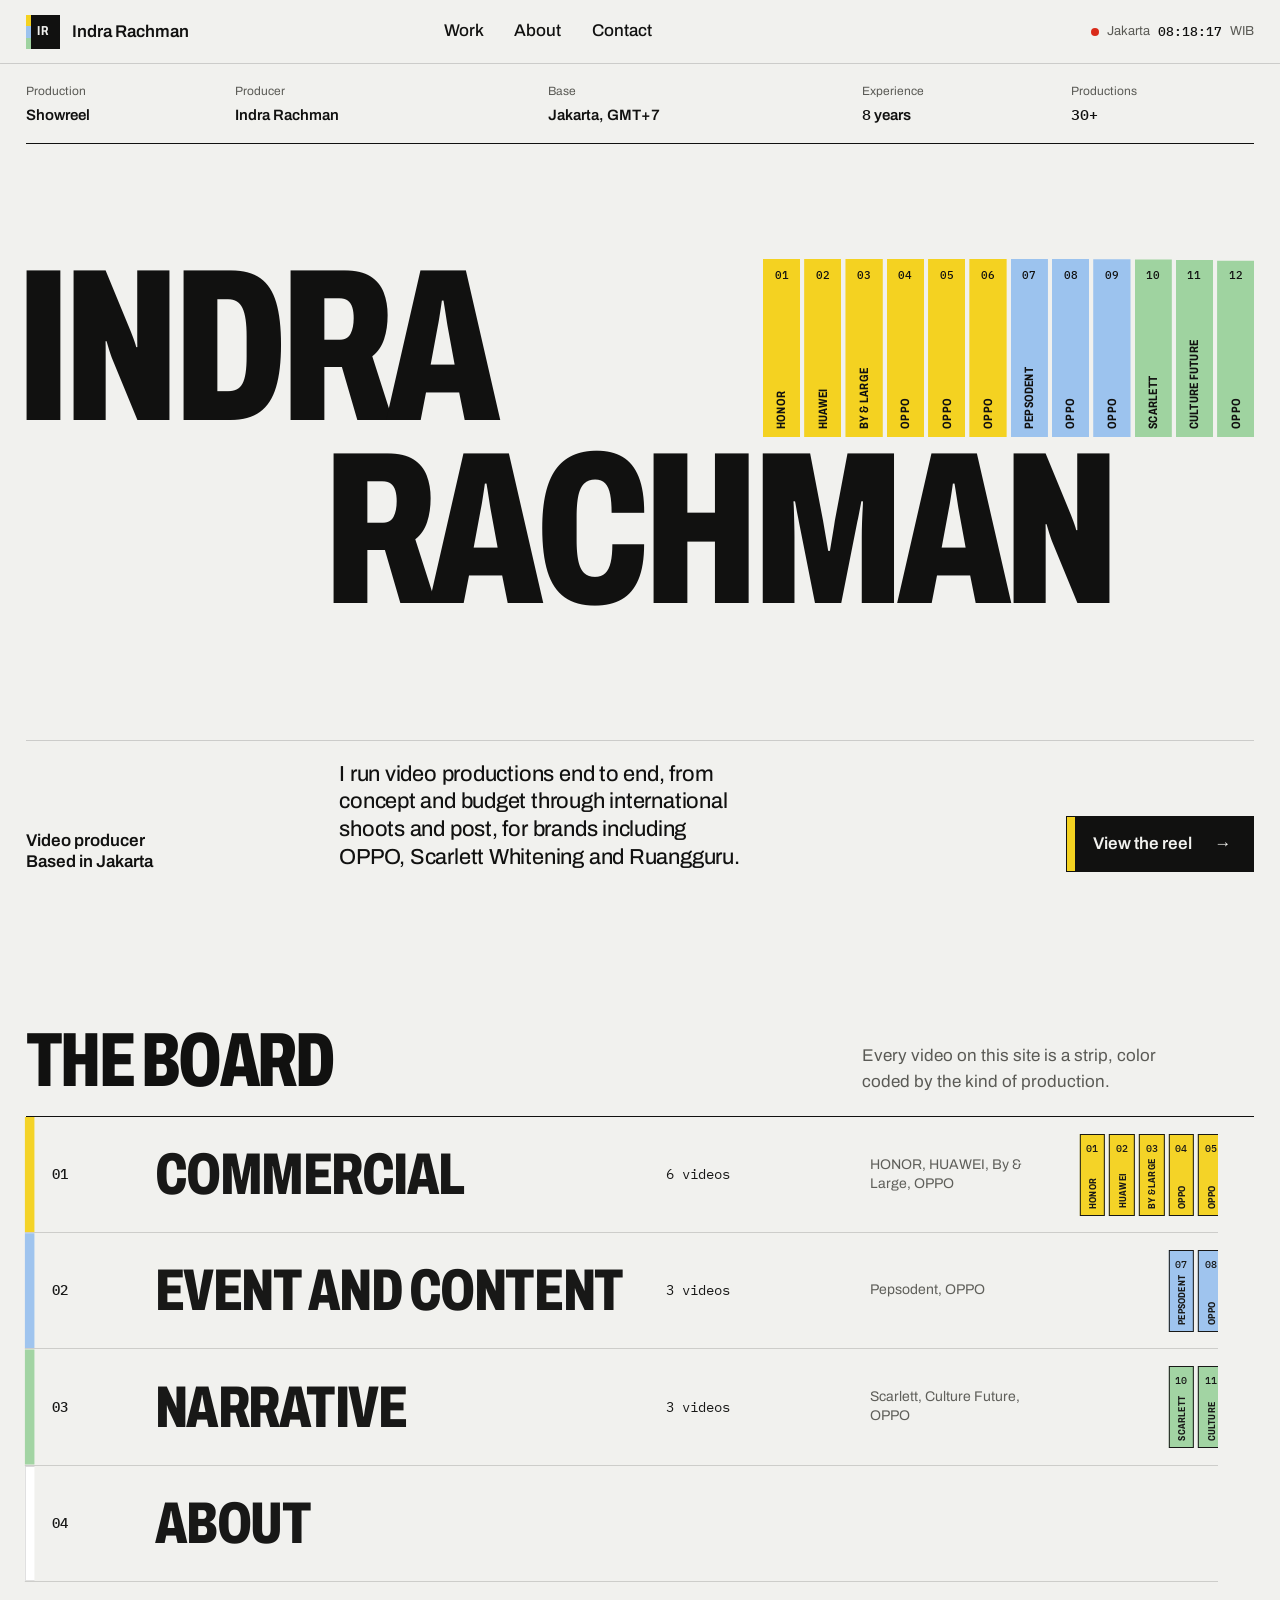
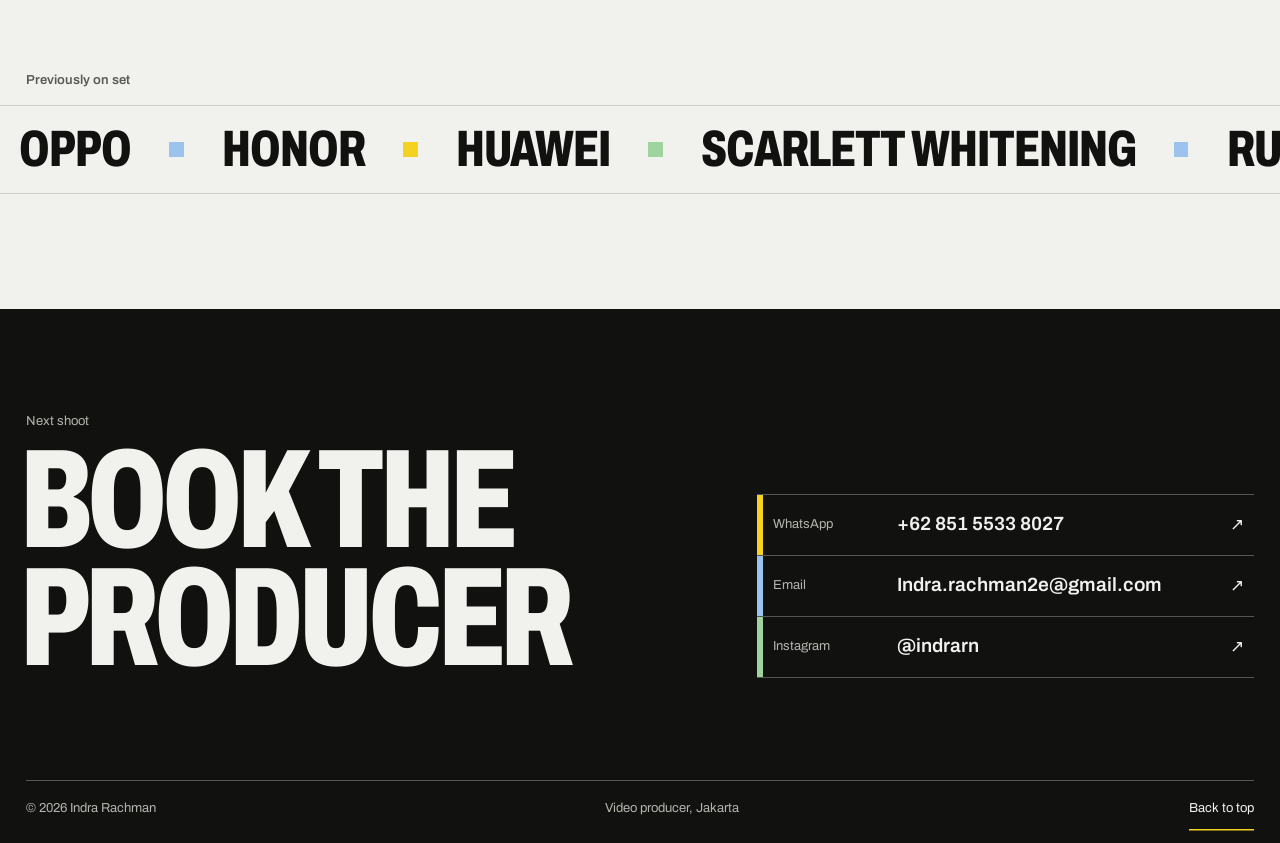
<file: index.html>
<!doctype html>
<html lang="en">
<head>
<meta charset="utf-8">
<meta name="viewport" content="width=device-width, initial-scale=1">
<title>Indra Rachman, video producer in Jakarta</title>
<meta name="description" content="Indra Rachman is a video producer in Jakarta. Eight years running commercial, event and narrative productions for OPPO, HONOR, HUAWEI, Scarlett Whitening and Ruangguru.">
<link rel="canonical" href="https://kuncorokoder.github.io/Indraporto/">
<meta property="og:type" content="website">
<meta property="og:title" content="Indra Rachman, video producer in Jakarta">
<meta property="og:description" content="Indra Rachman is a video producer in Jakarta. Eight years running commercial, event and narrative productions for OPPO, HONOR, HUAWEI, Scarlett Whitening and Ruangguru.">
<meta property="og:url" content="https://kuncorokoder.github.io/Indraporto/">
<meta property="og:image" content="https://kuncorokoder.github.io/Indraporto/assets/og.png">
<meta property="og:image:width" content="1200">
<meta property="og:image:height" content="630">
<meta name="twitter:card" content="summary_large_image">
<meta name="theme-color" content="#F1F1EE">
<link rel="icon" href="./assets/favicon.svg" type="image/svg+xml">
<link rel="apple-touch-icon" href="./assets/apple-touch-icon.png">
<link rel="preload" href="./assets/fonts/archivo-wdth.woff2" as="font" type="font/woff2" crossorigin>
<link rel="stylesheet" href="./assets/site.css">
<script>
(function(d){var h=d.documentElement;h.classList.add('js');
window.__thumb=function(i,e){var s=i.src;if(s.indexOf('maxresdefault')>0&&(e||i.naturalWidth<200)){i.src=s.replace('maxresdefault','hqdefault');return}if(e)i.remove()};

if(!matchMedia('(prefers-reduced-motion: reduce)').matches){h.classList.add('motion');
try{if(sessionStorage.getItem('ir-curtain')){h.classList.add('is-curtain');sessionStorage.removeItem('ir-curtain');}}catch(e){}
window.__irFallback=setTimeout(function(){h.classList.remove('motion','is-curtain')},3000);}})(document);
</script>
<script type="application/ld+json">{"@context":"https://schema.org","@type":"Person","name":"Indra Rachman","jobTitle":"Video Producer","address":{"@type":"PostalAddress","addressLocality":"Jakarta","addressCountry":"ID"},"url":"https://kuncorokoder.github.io/Indraporto/","image":"https://kuncorokoder.github.io/Indraporto/assets/indra.jpg","email":"mailto:Indra.rachman2e@gmail.com","sameAs":["https://instagram.com/indrarn"]}</script>
</head>
<body class="p-home" id="top">
<a class="skip" href="#main">Skip to content</a>
<header class="top" data-top>
  <a class="top__name" href="./"><span class="top__mono" aria-hidden="true">IR</span><span class="top__full">Indra Rachman</span></a>
  <nav class="nav" aria-label="Main">
    <a class="nav__link draw" href="./work/">Work</a>
    <a class="nav__link draw" href="./about/">About</a>
    <a class="nav__link draw" href="#contact">Contact</a>
  </nav>
  <p class="clock" aria-label="Local time in Jakarta"><span class="clock__dot" aria-hidden="true"></span><span class="clock__city">Jakarta</span> <time class="clock__time" data-clock>--:--:--</time> <span class="clock__tz">WIB</span></p>
</header>
<main id="main" tabindex="-1">
  <section class="sheet" aria-labelledby="name">
    <dl class="sheet__fields" data-intro>
      <div><dt>Production</dt><dd>Showreel</dd></div>
      <div><dt>Producer</dt><dd>Indra Rachman</dd></div>
      <div><dt>Base</dt><dd>Jakarta, GMT+7</dd></div>
      <div><dt>Experience</dt><dd><span class="num">8</span> years</dd></div>
      <div><dt>Productions</dt><dd><span class="num">30+</span></dd></div>
    </dl>
    <div class="sheet__mid">
    <h1 class="name" id="name" aria-label="Indra Rachman">
      <span class="name__line" aria-hidden="true"><span class="name__in">Indra</span></span>
      <span class="name__line name__line--2" aria-hidden="true"><span class="name__in">Rachman</span></span>
    </h1>
    <a class="mini" href="./work/"><span class="sr">Open the board: 12 videos</span>
      <span class="mini__s" style="--c:var(--s-com)" aria-hidden="true"><span class="mini__no">01</span><span class="mini__cl">HONOR</span></span><span class="mini__s" style="--c:var(--s-com)" aria-hidden="true"><span class="mini__no">02</span><span class="mini__cl">HUAWEI</span></span><span class="mini__s" style="--c:var(--s-com)" aria-hidden="true"><span class="mini__no">03</span><span class="mini__cl">By &amp; Large</span></span><span class="mini__s" style="--c:var(--s-com)" aria-hidden="true"><span class="mini__no">04</span><span class="mini__cl">OPPO</span></span><span class="mini__s" style="--c:var(--s-com)" aria-hidden="true"><span class="mini__no">05</span><span class="mini__cl">OPPO</span></span><span class="mini__s" style="--c:var(--s-com)" aria-hidden="true"><span class="mini__no">06</span><span class="mini__cl">OPPO</span></span><span class="mini__s" style="--c:var(--s-evt)" aria-hidden="true"><span class="mini__no">07</span><span class="mini__cl">Pepsodent</span></span><span class="mini__s" style="--c:var(--s-evt)" aria-hidden="true"><span class="mini__no">08</span><span class="mini__cl">OPPO</span></span><span class="mini__s" style="--c:var(--s-evt)" aria-hidden="true"><span class="mini__no">09</span><span class="mini__cl">OPPO</span></span><span class="mini__s" style="--c:var(--s-nar)" aria-hidden="true"><span class="mini__no">10</span><span class="mini__cl">Scarlett</span></span><span class="mini__s" style="--c:var(--s-nar)" aria-hidden="true"><span class="mini__no">11</span><span class="mini__cl">Culture Future</span></span><span class="mini__s" style="--c:var(--s-nar)" aria-hidden="true"><span class="mini__no">12</span><span class="mini__cl">OPPO</span></span>
    </a>
    </div>
    <div class="sheet__foot" data-intro>
      <p class="sheet__role"><span>Video producer</span> <span>Based in Jakarta</span></p>
      <p class="sheet__intro">I run video productions end to end, from concept and budget through international shoots and post, for brands including OPPO, Scarlett Whitening and Ruangguru.</p>
      <a class="cta" href="./work/" data-fill><span class="cta__fill" aria-hidden="true"></span><span class="cta__label">View the reel</span><span class="cta__arrow" aria-hidden="true">→</span></a>
    </div>
  </section>

  <section class="board" aria-labelledby="board-h">
    <div class="board__head">
      <h2 id="board-h" class="board__h">The board</h2>
      <p class="board__note">Every video on this site is a strip, color coded by the kind of production.</p>
    </div>
    <ol class="board__list">
    <li class="board__item" data-slot>
      <a class="bstrip" href="./work/#commercial" style="--c:var(--s-com)">
        <span class="bstrip__band" aria-hidden="true"></span>
        <span class="bstrip__no">01</span>
        <span class="bstrip__title">Commercial</span>
        <span class="bstrip__count">6 videos</span>
        <span class="bstrip__clients">HONOR, HUAWEI, By &amp; Large, OPPO</span>
        <span class="bstrip__thumbs" aria-hidden="true"><span class="vs"><span class="vs__no">01</span><span class="vs__cl">HONOR</span></span><span class="vs"><span class="vs__no">02</span><span class="vs__cl">HUAWEI</span></span><span class="vs"><span class="vs__no">03</span><span class="vs__cl">By &amp; Large</span></span><span class="vs"><span class="vs__no">04</span><span class="vs__cl">OPPO</span></span><span class="vs"><span class="vs__no">05</span><span class="vs__cl">OPPO</span></span><span class="vs"><span class="vs__no">06</span><span class="vs__cl">OPPO</span></span></span>
      </a>
    </li>
    <li class="board__item" data-slot>
      <a class="bstrip" href="./work/#event" style="--c:var(--s-evt)">
        <span class="bstrip__band" aria-hidden="true"></span>
        <span class="bstrip__no">02</span>
        <span class="bstrip__title">Event and content</span>
        <span class="bstrip__count">3 videos</span>
        <span class="bstrip__clients">Pepsodent, OPPO</span>
        <span class="bstrip__thumbs" aria-hidden="true"><span class="vs"><span class="vs__no">07</span><span class="vs__cl">Pepsodent</span></span><span class="vs"><span class="vs__no">08</span><span class="vs__cl">OPPO</span></span><span class="vs"><span class="vs__no">09</span><span class="vs__cl">OPPO</span></span></span>
      </a>
    </li>
    <li class="board__item" data-slot>
      <a class="bstrip" href="./work/#narrative" style="--c:var(--s-nar)">
        <span class="bstrip__band" aria-hidden="true"></span>
        <span class="bstrip__no">03</span>
        <span class="bstrip__title">Narrative</span>
        <span class="bstrip__count">3 videos</span>
        <span class="bstrip__clients">Scarlett, Culture Future, OPPO</span>
        <span class="bstrip__thumbs" aria-hidden="true"><span class="vs"><span class="vs__no">10</span><span class="vs__cl">Scarlett</span></span><span class="vs"><span class="vs__no">11</span><span class="vs__cl">Culture</span></span><span class="vs"><span class="vs__no">12</span><span class="vs__cl">OPPO</span></span></span>
      </a>
    </li>
    <li class="board__item" data-slot>
      <a class="bstrip bstrip--about" href="./about/" style="--c:var(--paper-strip)">
        <span class="bstrip__band" aria-hidden="true"></span>
        <span class="bstrip__no">04</span>
        <span class="bstrip__title">About</span>
      </a>
    </li>
    </ol>
  </section>

  <section class="set" aria-labelledby="set-h">
    <h2 id="set-h" class="set__h">Previously on set</h2>
    <div class="marquee" data-marquee>
      <div class="marquee__track"><p class="marquee__run"><span>OPPO</span><span class="dot" aria-hidden="true"></span><span>HONOR</span><span class="dot" aria-hidden="true"></span><span>HUAWEI</span><span class="dot" aria-hidden="true"></span><span>Scarlett Whitening</span><span class="dot" aria-hidden="true"></span><span>Ruangguru</span><span class="dot" aria-hidden="true"></span><span>Glenfiddich</span><span class="dot" aria-hidden="true"></span><span>By &amp; Large</span><span class="dot" aria-hidden="true"></span></p><p class="marquee__run" aria-hidden="true"><span>OPPO</span><span class="dot" aria-hidden="true"></span><span>HONOR</span><span class="dot" aria-hidden="true"></span><span>HUAWEI</span><span class="dot" aria-hidden="true"></span><span>Scarlett Whitening</span><span class="dot" aria-hidden="true"></span><span>Ruangguru</span><span class="dot" aria-hidden="true"></span><span>Glenfiddich</span><span class="dot" aria-hidden="true"></span><span>By &amp; Large</span><span class="dot" aria-hidden="true"></span></p></div>
    </div>
  </section>
</main>
<footer class="foot" id="contact">
  <div class="foot__inner">
    <p class="foot__kicker">Next shoot</p>
    <h2 class="foot__title">Book the<br>producer</h2>
    <ul class="foot__list">
      <li><a class="foot__row" href="https://wa.me/6285155338027" target="_blank" rel="noopener">
        <span class="foot__label">WhatsApp</span><span class="foot__value">+62 851 5533 8027</span><span class="foot__arrow" aria-hidden="true">↗</span></a></li>
      <li><a class="foot__row" href="mailto:Indra.rachman2e@gmail.com">
        <span class="foot__label">Email</span><span class="foot__value">Indra.rachman2e@gmail.com</span><span class="foot__arrow" aria-hidden="true">↗</span></a></li>
      <li><a class="foot__row" href="https://instagram.com/indrarn" target="_blank" rel="noopener">
        <span class="foot__label">Instagram</span><span class="foot__value">@indrarn</span><span class="foot__arrow" aria-hidden="true">↗</span></a></li>
    </ul>
    <div class="foot__base">
      <span>© 2026 Indra Rachman</span>
      <span>Video producer, Jakarta</span>
      <a class="u-link" href="#top" data-totop>Back to top</a>
    </div>
  </div>
</footer>
<div class="curtain" id="curtain" aria-hidden="true"><i style="--c:var(--s-com)"></i><i style="--c:var(--s-evt)"></i><i style="--c:var(--s-nar)"></i></div>
<script src="./assets/vendor/gsap.min.js" defer></script>
<script src="./assets/vendor/Flip.min.js" defer></script>
<script src="./assets/vendor/lenis.min.js" defer></script>
<script src="./assets/site.js" defer></script>
</body>
</html>
</file>
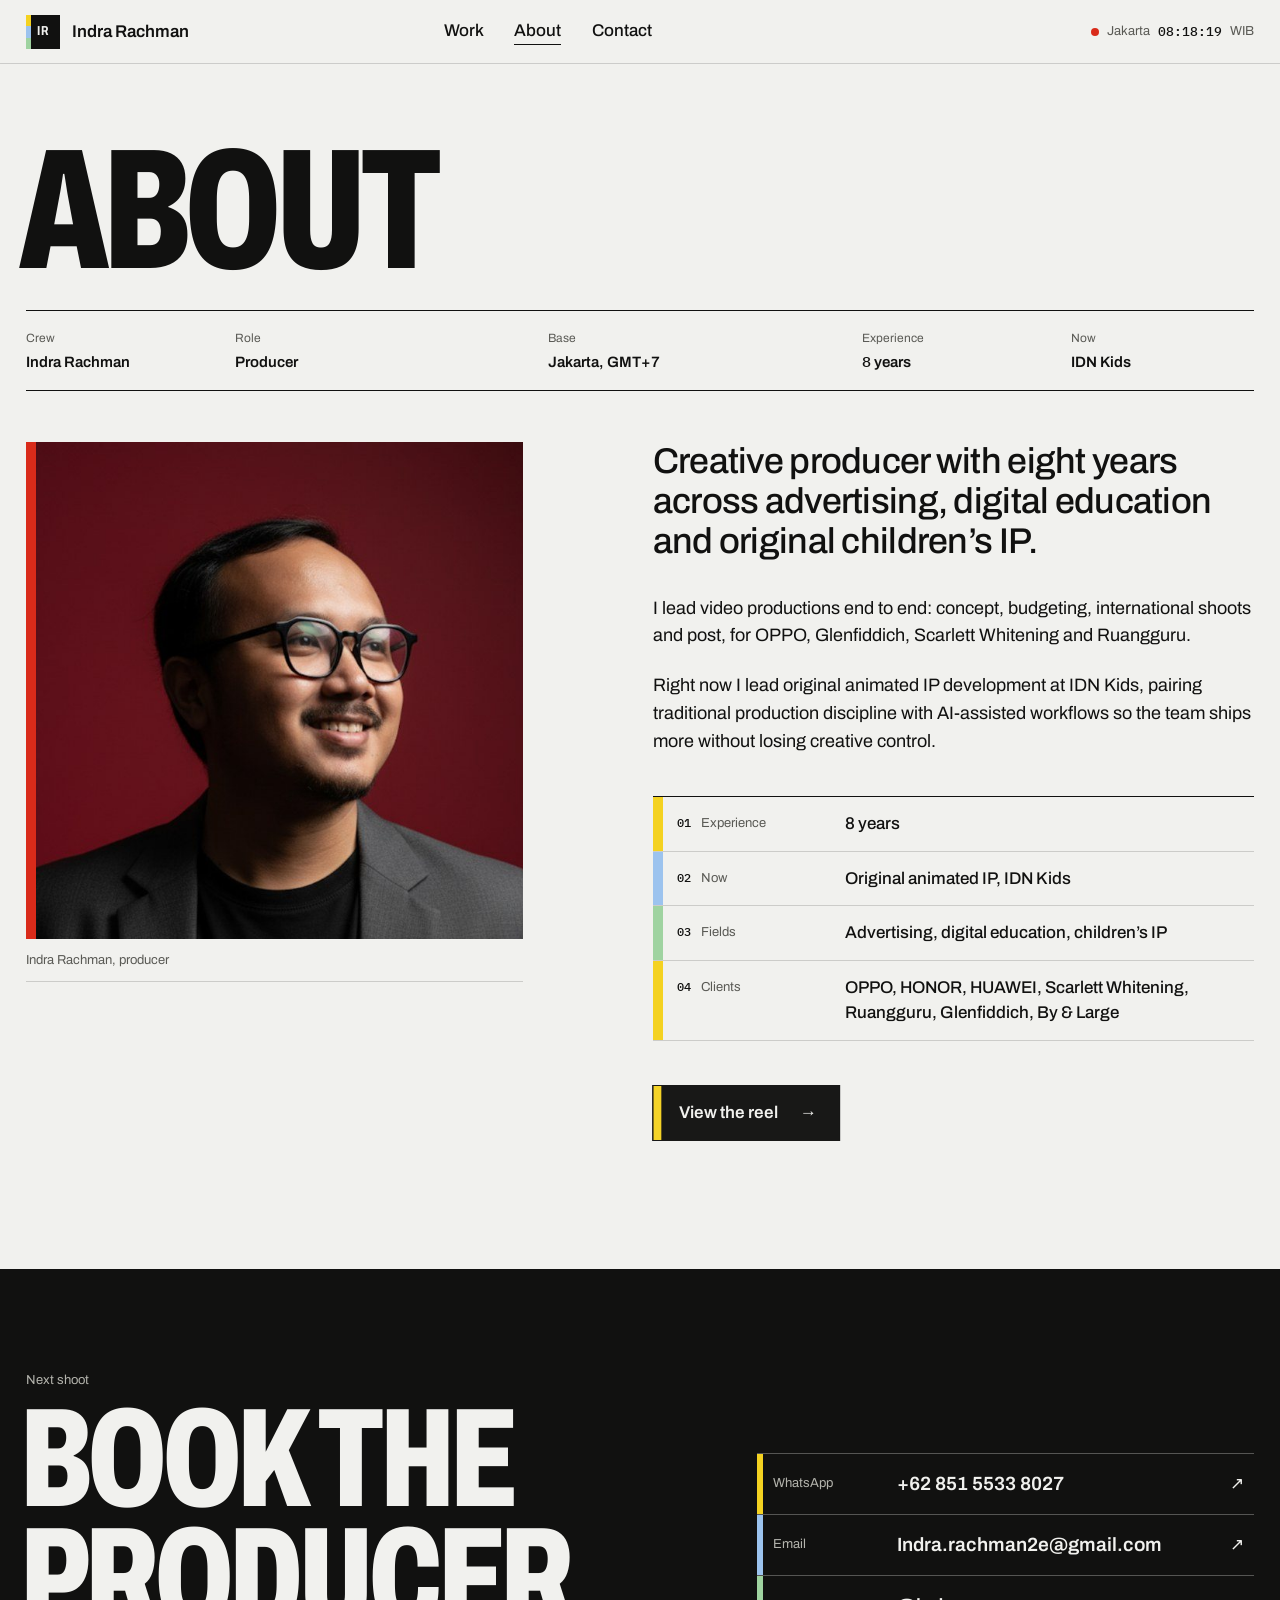
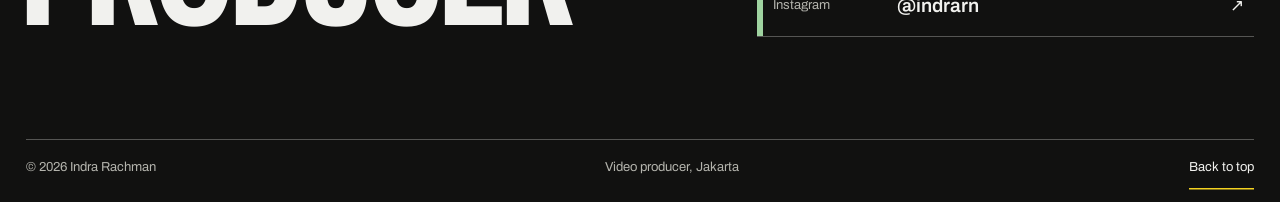
<file: about/index.html>
<!doctype html>
<html lang="en">
<head>
<meta charset="utf-8">
<meta name="viewport" content="width=device-width, initial-scale=1">
<title>About Indra Rachman, video producer</title>
<meta name="description" content="Creative producer with eight years across advertising, digital education and original children’s IP. Now leading animated IP development at IDN Kids.">
<link rel="canonical" href="https://kuncorokoder.github.io/Indraporto/about/">
<meta property="og:type" content="website">
<meta property="og:title" content="About Indra Rachman, video producer">
<meta property="og:description" content="Creative producer with eight years across advertising, digital education and original children’s IP. Now leading animated IP development at IDN Kids.">
<meta property="og:url" content="https://kuncorokoder.github.io/Indraporto/about/">
<meta property="og:image" content="https://kuncorokoder.github.io/Indraporto/assets/og.png">
<meta property="og:image:width" content="1200">
<meta property="og:image:height" content="630">
<meta name="twitter:card" content="summary_large_image">
<meta name="theme-color" content="#F1F1EE">
<link rel="icon" href="../assets/favicon.svg" type="image/svg+xml">
<link rel="apple-touch-icon" href="../assets/apple-touch-icon.png">
<link rel="preload" href="../assets/fonts/archivo-wdth.woff2" as="font" type="font/woff2" crossorigin>
<link rel="stylesheet" href="../assets/site.css">
<script>
(function(d){var h=d.documentElement;h.classList.add('js');
window.__thumb=function(i,e){var s=i.src;if(s.indexOf('maxresdefault')>0&&(e||i.naturalWidth<200)){i.src=s.replace('maxresdefault','hqdefault');return}if(e)i.remove()};

if(!matchMedia('(prefers-reduced-motion: reduce)').matches){h.classList.add('motion');
try{if(sessionStorage.getItem('ir-curtain')){h.classList.add('is-curtain');sessionStorage.removeItem('ir-curtain');}}catch(e){}
window.__irFallback=setTimeout(function(){h.classList.remove('motion','is-curtain')},3000);}})(document);
</script>

</head>
<body class="p-about" id="top">
<a class="skip" href="#main">Skip to content</a>
<header class="top" data-top>
  <a class="top__name" href="../"><span class="top__mono" aria-hidden="true">IR</span><span class="top__full">Indra Rachman</span></a>
  <nav class="nav" aria-label="Main">
    <a class="nav__link draw" href="../work/">Work</a>
    <a class="nav__link draw" href="../about/" aria-current="page">About</a>
    <a class="nav__link draw" href="#contact">Contact</a>
  </nav>
  <p class="clock" aria-label="Local time in Jakarta"><span class="clock__dot" aria-hidden="true"></span><span class="clock__city">Jakarta</span> <time class="clock__time" data-clock>--:--:--</time> <span class="clock__tz">WIB</span></p>
</header>
<main id="main" tabindex="-1">
  <section class="ab">
    <h1 class="ab-h" data-intro><span class="ab-h__in">About</span></h1>
    <dl class="sheet__fields ab-fields" data-intro>
      <div><dt>Crew</dt><dd>Indra Rachman</dd></div>
      <div><dt>Role</dt><dd>Producer</dd></div>
      <div><dt>Base</dt><dd>Jakarta, GMT+7</dd></div>
      <div><dt>Experience</dt><dd><span class="num">8</span> years</dd></div>
      <div><dt>Now</dt><dd>IDN Kids</dd></div>
    </dl>
    <figure class="ab-photo" data-intro>
      <img src="../assets/indra.jpg" srcset="../assets/indra-320.jpg 320w, ../assets/indra.jpg 640w" sizes="(max-width: 760px) 70vw, 34vw" alt="Portrait of Indra Rachman" width="640" height="640">
      <figcaption><span>Indra Rachman, producer</span></figcaption>
    </figure>
    <div class="ab-text">
      <p class="ab-lede" data-reveal>Creative producer with eight years across advertising, digital education and original children’s IP.</p>
      <p data-reveal>I lead video productions end to end: concept, budgeting, international shoots and post, for OPPO, Glenfiddich, Scarlett Whitening and Ruangguru.</p>
      <p data-reveal>Right now I lead original animated IP development at IDN Kids, pairing traditional production discipline with AI-assisted workflows so the team ships more without losing creative control.</p>
      <dl class="facts" data-reveal>
        <div><dt><span class="num facts__no">01</span>Experience</dt><dd>8 years</dd></div>
        <div><dt><span class="num facts__no">02</span>Now</dt><dd>Original animated IP, IDN Kids</dd></div>
        <div><dt><span class="num facts__no">03</span>Fields</dt><dd>Advertising, digital education, children’s IP</dd></div>
        <div><dt><span class="num facts__no">04</span>Clients</dt><dd>OPPO, HONOR, HUAWEI, Scarlett Whitening, Ruangguru, Glenfiddich, By &amp; Large</dd></div>
      </dl>
      <a class="cta" href="../work/" data-fill data-reveal><span class="cta__fill" aria-hidden="true"></span><span class="cta__label">View the reel</span><span class="cta__arrow" aria-hidden="true">→</span></a>
    </div>
  </section>
</main>
<footer class="foot" id="contact">
  <div class="foot__inner">
    <p class="foot__kicker">Next shoot</p>
    <h2 class="foot__title">Book the<br>producer</h2>
    <ul class="foot__list">
      <li><a class="foot__row" href="https://wa.me/6285155338027" target="_blank" rel="noopener">
        <span class="foot__label">WhatsApp</span><span class="foot__value">+62 851 5533 8027</span><span class="foot__arrow" aria-hidden="true">↗</span></a></li>
      <li><a class="foot__row" href="mailto:Indra.rachman2e@gmail.com">
        <span class="foot__label">Email</span><span class="foot__value">Indra.rachman2e@gmail.com</span><span class="foot__arrow" aria-hidden="true">↗</span></a></li>
      <li><a class="foot__row" href="https://instagram.com/indrarn" target="_blank" rel="noopener">
        <span class="foot__label">Instagram</span><span class="foot__value">@indrarn</span><span class="foot__arrow" aria-hidden="true">↗</span></a></li>
    </ul>
    <div class="foot__base">
      <span>© 2026 Indra Rachman</span>
      <span>Video producer, Jakarta</span>
      <a class="u-link" href="#top" data-totop>Back to top</a>
    </div>
  </div>
</footer>
<div class="curtain" id="curtain" aria-hidden="true"><i style="--c:var(--s-com)"></i><i style="--c:var(--s-evt)"></i><i style="--c:var(--s-nar)"></i></div>
<script src="../assets/vendor/gsap.min.js" defer></script>
<script src="../assets/vendor/Flip.min.js" defer></script>
<script src="../assets/vendor/lenis.min.js" defer></script>
<script src="../assets/site.js" defer></script>
</body>
</html>
</file>
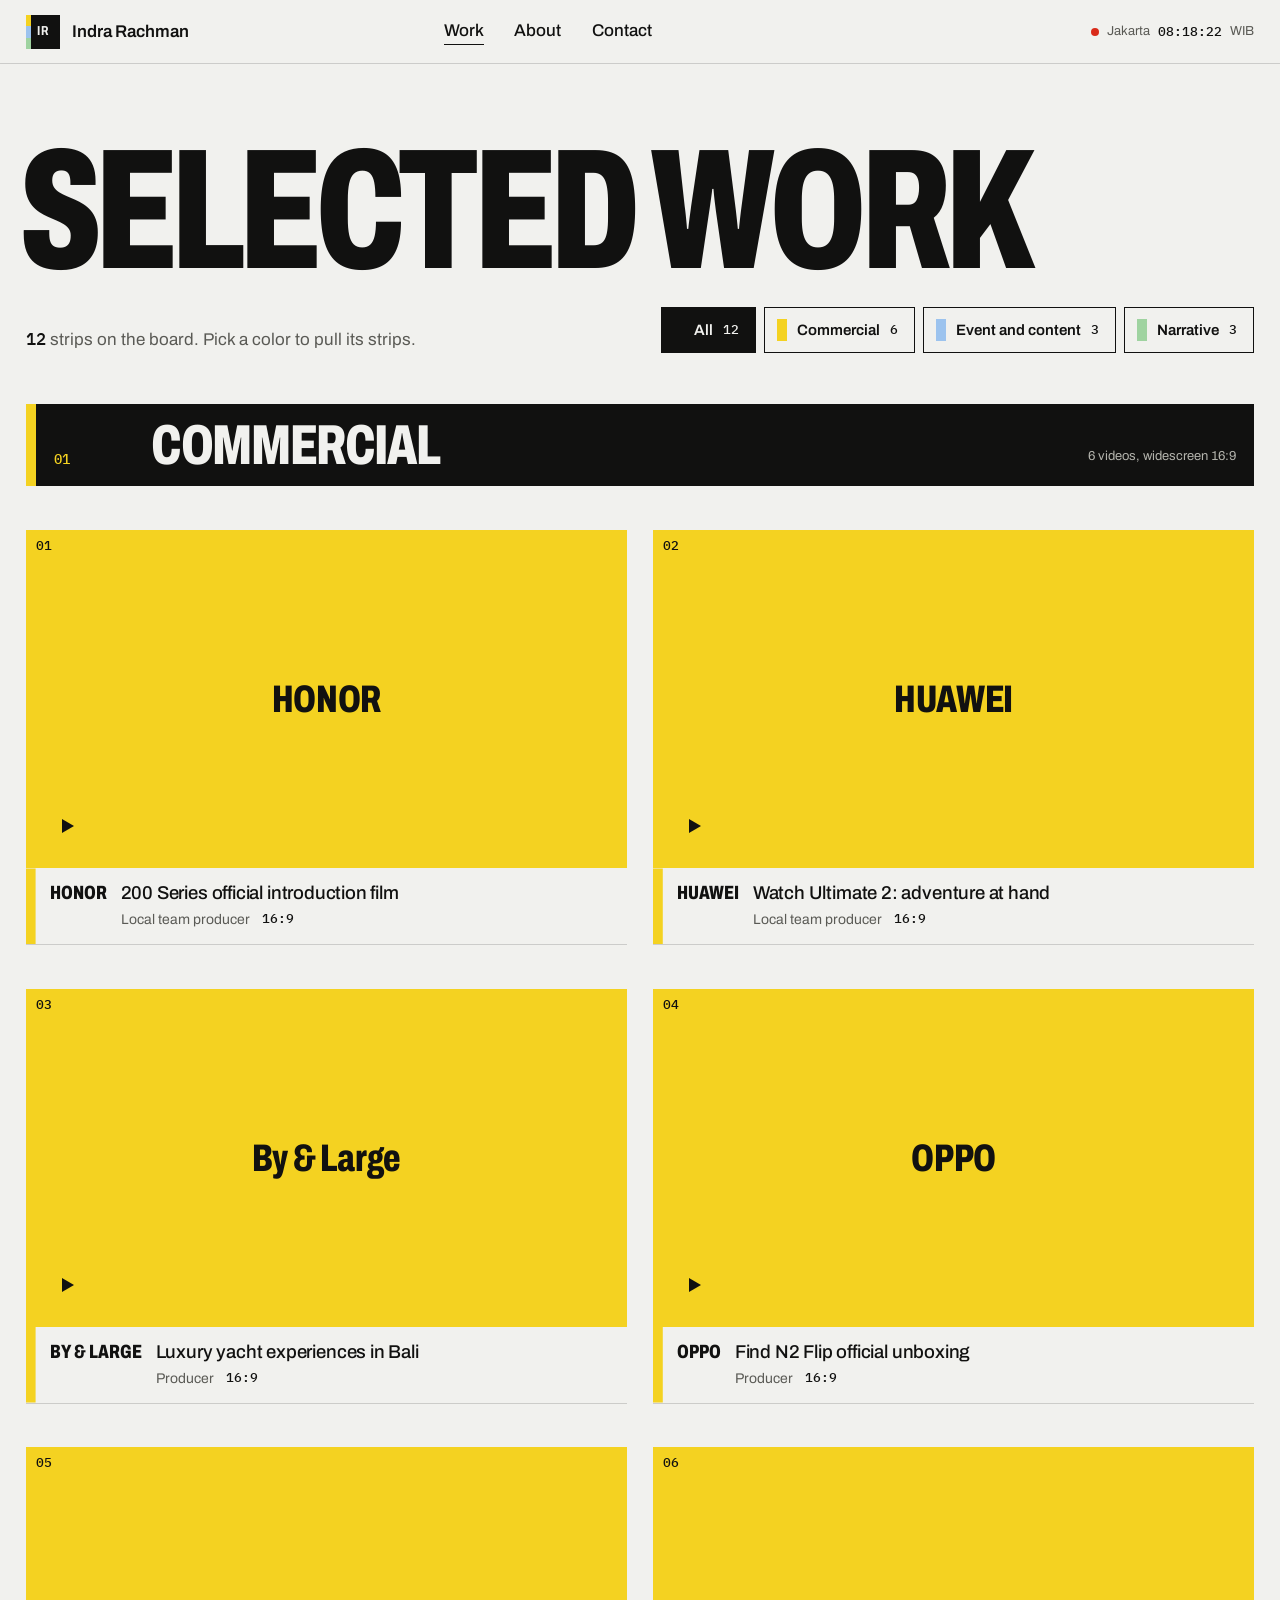
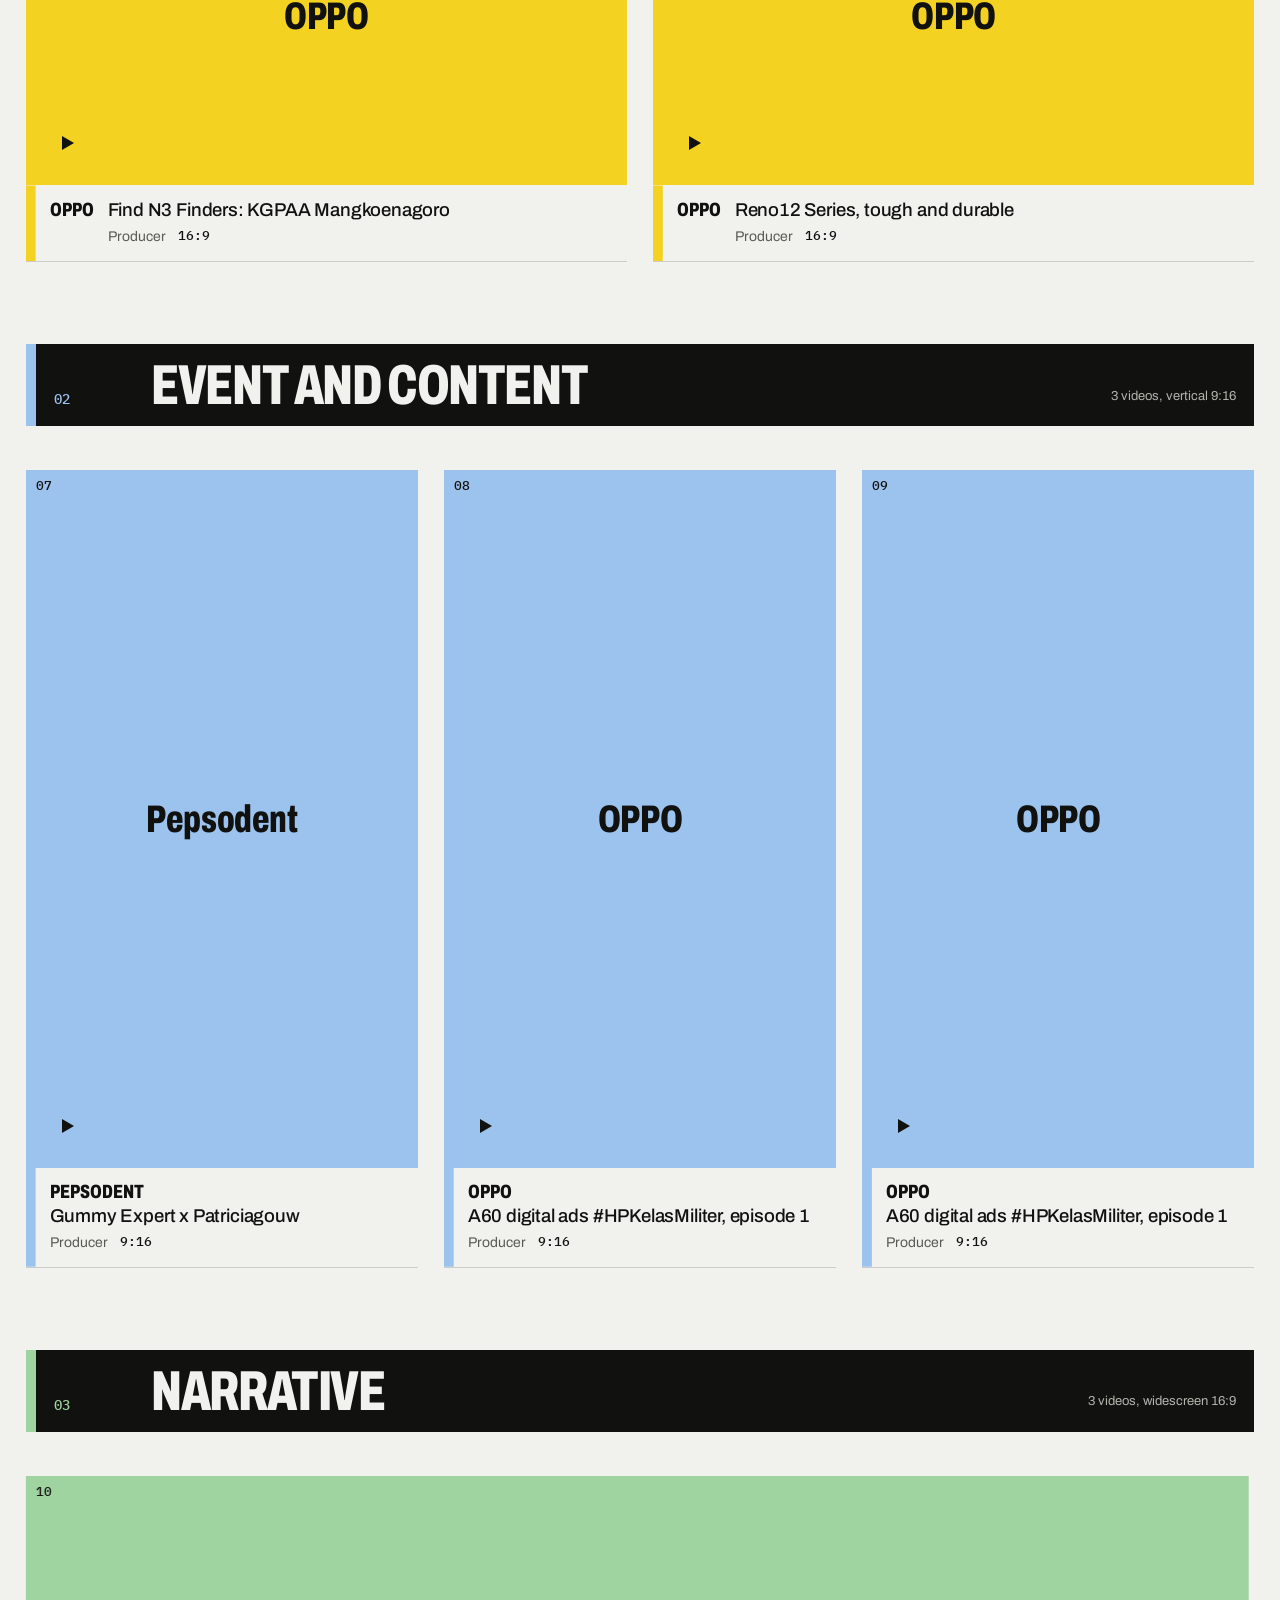
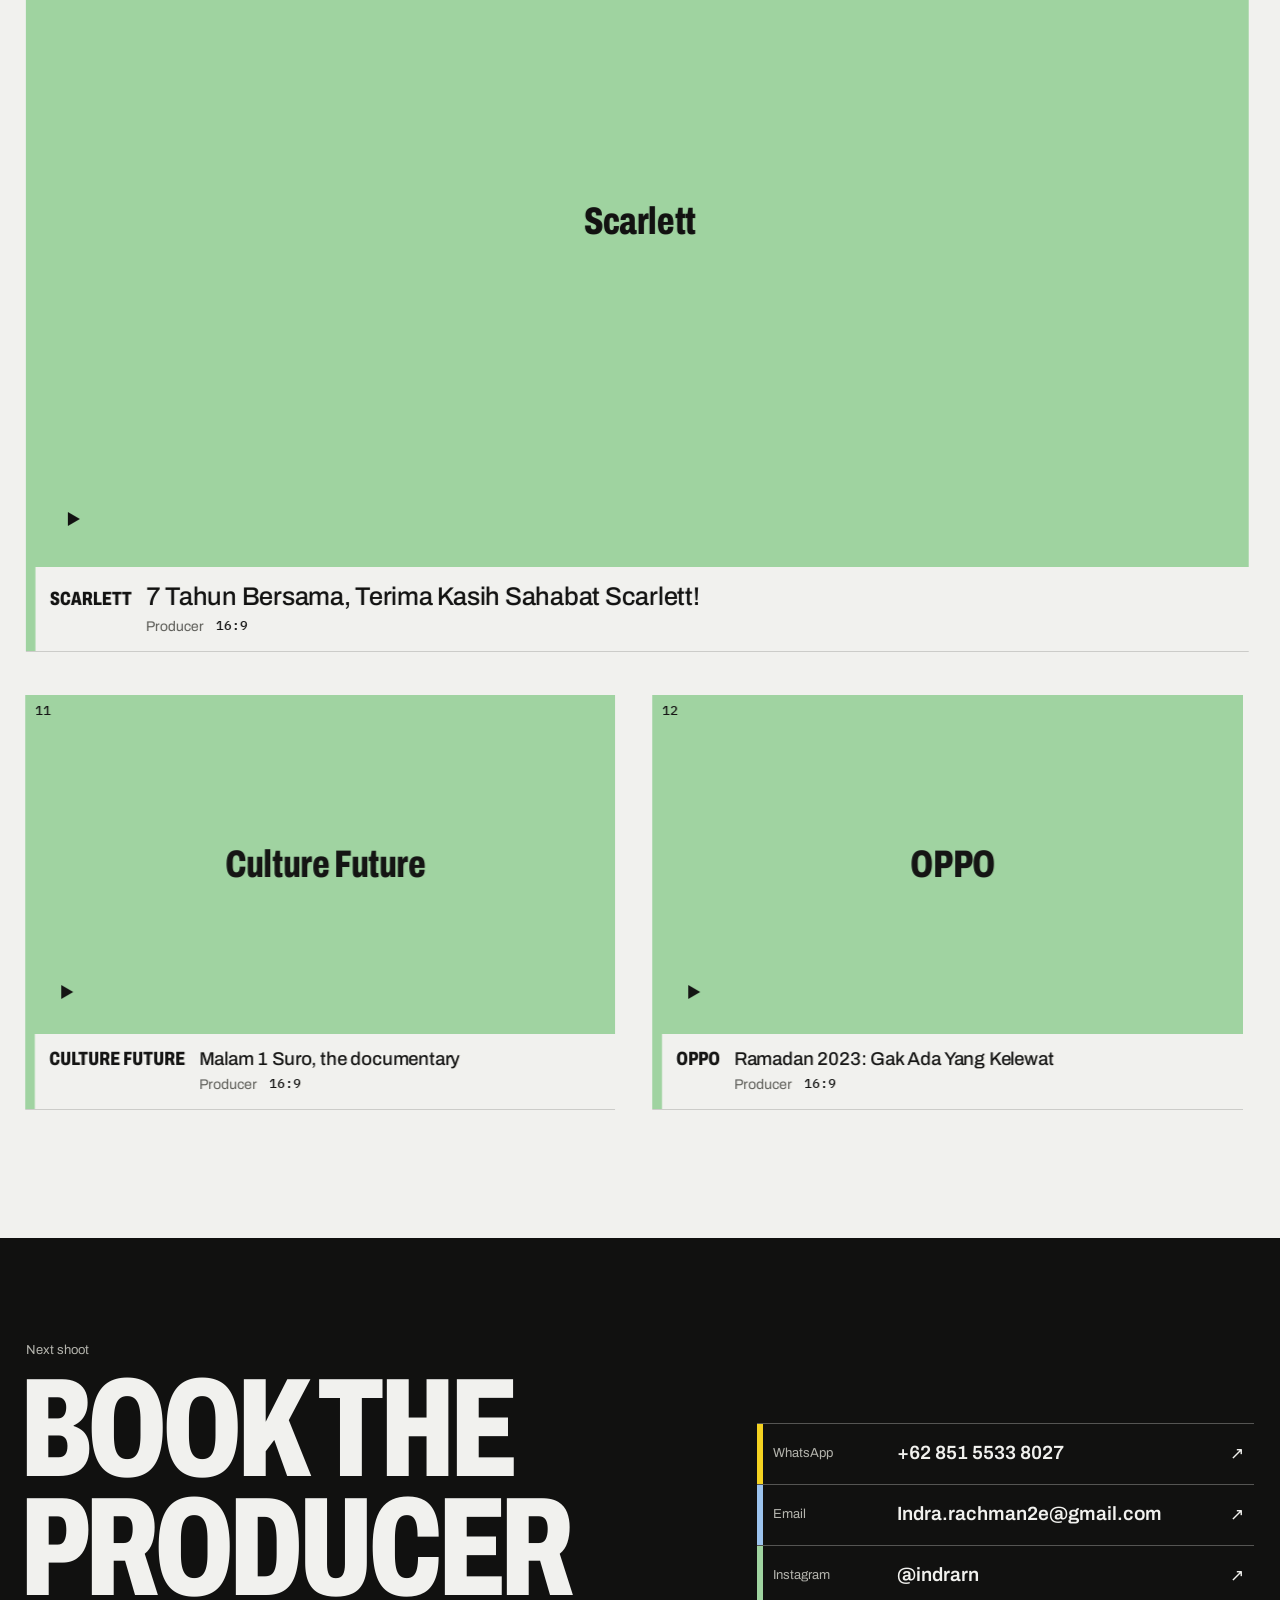
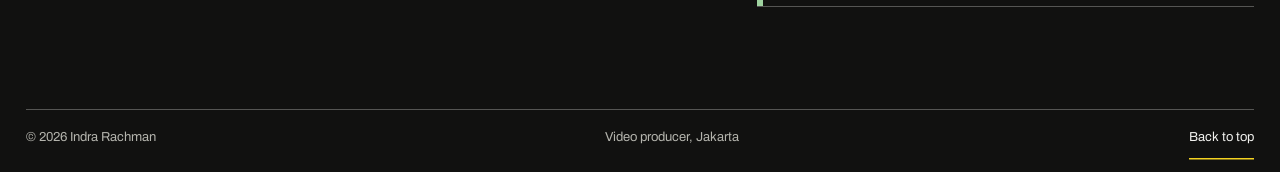
<file: work/index.html>
<!doctype html>
<html lang="en">
<head>
<meta charset="utf-8">
<meta name="viewport" content="width=device-width, initial-scale=1">
<title>Selected work, Indra Rachman</title>
<meta name="description" content="Twelve productions by Indra Rachman: commercials for HONOR, HUAWEI and OPPO, event and social content, and narrative films for Scarlett and Culture Future.">
<link rel="canonical" href="https://kuncorokoder.github.io/Indraporto/work/">
<meta property="og:type" content="website">
<meta property="og:title" content="Selected work, Indra Rachman">
<meta property="og:description" content="Twelve productions by Indra Rachman: commercials for HONOR, HUAWEI and OPPO, event and social content, and narrative films for Scarlett and Culture Future.">
<meta property="og:url" content="https://kuncorokoder.github.io/Indraporto/work/">
<meta property="og:image" content="https://kuncorokoder.github.io/Indraporto/assets/og.png">
<meta property="og:image:width" content="1200">
<meta property="og:image:height" content="630">
<meta name="twitter:card" content="summary_large_image">
<meta name="theme-color" content="#F1F1EE">
<link rel="icon" href="../assets/favicon.svg" type="image/svg+xml">
<link rel="apple-touch-icon" href="../assets/apple-touch-icon.png">
<link rel="preload" href="../assets/fonts/archivo-wdth.woff2" as="font" type="font/woff2" crossorigin>
<link rel="stylesheet" href="../assets/site.css">
<script>
(function(d){var h=d.documentElement;h.classList.add('js');
window.__thumb=function(i,e){var s=i.src;if(s.indexOf('maxresdefault')>0&&(e||i.naturalWidth<200)){i.src=s.replace('maxresdefault','hqdefault');return}if(e)i.remove()};

if(!matchMedia('(prefers-reduced-motion: reduce)').matches){h.classList.add('motion');
try{if(sessionStorage.getItem('ir-curtain')){h.classList.add('is-curtain');sessionStorage.removeItem('ir-curtain');}}catch(e){}
window.__irFallback=setTimeout(function(){h.classList.remove('motion','is-curtain')},3000);}})(document);
</script>

</head>
<body class="p-work" id="top">
<a class="skip" href="#main">Skip to content</a>
<header class="top" data-top>
  <a class="top__name" href="../"><span class="top__mono" aria-hidden="true">IR</span><span class="top__full">Indra Rachman</span></a>
  <nav class="nav" aria-label="Main">
    <a class="nav__link draw" href="../work/" aria-current="page">Work</a>
    <a class="nav__link draw" href="../about/">About</a>
    <a class="nav__link draw" href="#contact">Contact</a>
  </nav>
  <p class="clock" aria-label="Local time in Jakarta"><span class="clock__dot" aria-hidden="true"></span><span class="clock__city">Jakarta</span> <time class="clock__time" data-clock>--:--:--</time> <span class="clock__tz">WIB</span></p>
</header>
<main id="main" tabindex="-1">
  <section class="wk-head">
    <h1 class="wk-h" data-intro><span class="wk-h__in">Selected work</span></h1>
    <p class="wk-meta" data-intro><span class="num" data-count>12</span> <span data-count-label>strips on the board</span>. Pick a color to pull its strips.</p>
    <ul class="tabs" aria-label="Filter by category" data-intro>
      <li><button class="tab" type="button" data-filter="all" aria-pressed="true" style="--c:var(--ink)">
        <span class="tab__chip" aria-hidden="true"></span><span class="tab__label">All</span><span class="tab__n">12</span>
      </button></li>
      <li><button class="tab" type="button" data-filter="commercial" aria-pressed="false" style="--c:var(--s-com)">
        <span class="tab__chip" aria-hidden="true"></span><span class="tab__label">Commercial</span><span class="tab__n">6</span>
      </button></li>
      <li><button class="tab" type="button" data-filter="event" aria-pressed="false" style="--c:var(--s-evt)">
        <span class="tab__chip" aria-hidden="true"></span><span class="tab__label">Event and content</span><span class="tab__n">3</span>
      </button></li>
      <li><button class="tab" type="button" data-filter="narrative" aria-pressed="false" style="--c:var(--s-nar)">
        <span class="tab__chip" aria-hidden="true"></span><span class="tab__label">Narrative</span><span class="tab__n">3</span>
      </button></li>
    </ul>
  </section>
  <section class="wk-board" aria-label="Videos">
    <ol class="rows" data-rows>
    <li class="brk" data-cat="commercial" style="--c:var(--s-com)">
      <span class="brk__band" aria-hidden="true"></span>
      <span class="brk__no">01</span>
      <h2 class="brk__h">Commercial</h2>
      <span class="brk__n">6 videos, widescreen 16:9</span>
    </li>
    <li class="row row--w6" data-cat="commercial" data-id="1" data-slot>
      <a class="card" href="https://www.youtube.com/watch?v=hxOjYXzNKHE" data-open="1" style="--c:var(--s-com)">
        <span class="card__frame" style="aspect-ratio:16/9">
          <span class="thumb__fallback" aria-hidden="true">HONOR</span>
          <img src="https://i.ytimg.com/vi/hxOjYXzNKHE/maxresdefault.jpg" alt="" loading="eager" decoding="async" width="1280" height="720" onload="__thumb(this)" onerror="__thumb(this,1)">
          <span class="card__no" aria-hidden="true">01</span>
          <span class="card__play" aria-hidden="true"><svg viewBox="0 0 12 14" width="12" height="14"><path d="M0 0l12 7-12 7z" fill="currentColor"/></svg><span class="card__playlabel">Play</span></span>
        </span>
        <span class="card__strip">
          <span class="card__band" aria-hidden="true"></span>
          <span class="card__client">HONOR</span>
          <span class="card__title">200 Series official introduction film</span>
          <span class="card__meta">Local team producer <span class="num">16:9</span></span>
        </span>
      </a>
    </li>
    <li class="row row--w6" data-cat="commercial" data-id="2" data-slot>
      <a class="card" href="https://www.youtube.com/watch?v=-YjzJrjh4JI" data-open="2" style="--c:var(--s-com)">
        <span class="card__frame" style="aspect-ratio:16/9">
          <span class="thumb__fallback" aria-hidden="true">HUAWEI</span>
          <img src="https://i.ytimg.com/vi/-YjzJrjh4JI/maxresdefault.jpg" alt="" loading="eager" decoding="async" width="1280" height="720" onload="__thumb(this)" onerror="__thumb(this,1)">
          <span class="card__no" aria-hidden="true">02</span>
          <span class="card__play" aria-hidden="true"><svg viewBox="0 0 12 14" width="12" height="14"><path d="M0 0l12 7-12 7z" fill="currentColor"/></svg><span class="card__playlabel">Play</span></span>
        </span>
        <span class="card__strip">
          <span class="card__band" aria-hidden="true"></span>
          <span class="card__client">HUAWEI</span>
          <span class="card__title">Watch Ultimate 2: adventure at hand</span>
          <span class="card__meta">Local team producer <span class="num">16:9</span></span>
        </span>
      </a>
    </li>
    <li class="row row--w6" data-cat="commercial" data-id="7" data-slot>
      <a class="card" href="https://www.youtube.com/watch?v=G-RjW3o65Ko" data-open="7" style="--c:var(--s-com)">
        <span class="card__frame" style="aspect-ratio:16/9">
          <span class="thumb__fallback" aria-hidden="true">By &amp; Large</span>
          <img src="https://i.ytimg.com/vi/G-RjW3o65Ko/maxresdefault.jpg" alt="" loading="lazy" decoding="async" width="1280" height="720" onload="__thumb(this)" onerror="__thumb(this,1)">
          <span class="card__no" aria-hidden="true">03</span>
          <span class="card__play" aria-hidden="true"><svg viewBox="0 0 12 14" width="12" height="14"><path d="M0 0l12 7-12 7z" fill="currentColor"/></svg><span class="card__playlabel">Play</span></span>
        </span>
        <span class="card__strip">
          <span class="card__band" aria-hidden="true"></span>
          <span class="card__client">By &amp; Large</span>
          <span class="card__title">Luxury yacht experiences in Bali</span>
          <span class="card__meta">Producer <span class="num">16:9</span></span>
        </span>
      </a>
    </li>
    <li class="row row--w6" data-cat="commercial" data-id="8" data-slot>
      <a class="card" href="https://www.youtube.com/watch?v=moSnx0XCizM" data-open="8" style="--c:var(--s-com)">
        <span class="card__frame" style="aspect-ratio:16/9">
          <span class="thumb__fallback" aria-hidden="true">OPPO</span>
          <img src="https://i.ytimg.com/vi/moSnx0XCizM/maxresdefault.jpg" alt="" loading="lazy" decoding="async" width="1280" height="720" onload="__thumb(this)" onerror="__thumb(this,1)">
          <span class="card__no" aria-hidden="true">04</span>
          <span class="card__play" aria-hidden="true"><svg viewBox="0 0 12 14" width="12" height="14"><path d="M0 0l12 7-12 7z" fill="currentColor"/></svg><span class="card__playlabel">Play</span></span>
        </span>
        <span class="card__strip">
          <span class="card__band" aria-hidden="true"></span>
          <span class="card__client">OPPO</span>
          <span class="card__title">Find N2 Flip official unboxing</span>
          <span class="card__meta">Producer <span class="num">16:9</span></span>
        </span>
      </a>
    </li>
    <li class="row row--w6" data-cat="commercial" data-id="9" data-slot>
      <a class="card" href="https://www.youtube.com/watch?v=Dme2H7hEiL4" data-open="9" style="--c:var(--s-com)">
        <span class="card__frame" style="aspect-ratio:16/9">
          <span class="thumb__fallback" aria-hidden="true">OPPO</span>
          <img src="https://i.ytimg.com/vi/Dme2H7hEiL4/maxresdefault.jpg" alt="" loading="lazy" decoding="async" width="1280" height="720" onload="__thumb(this)" onerror="__thumb(this,1)">
          <span class="card__no" aria-hidden="true">05</span>
          <span class="card__play" aria-hidden="true"><svg viewBox="0 0 12 14" width="12" height="14"><path d="M0 0l12 7-12 7z" fill="currentColor"/></svg><span class="card__playlabel">Play</span></span>
        </span>
        <span class="card__strip">
          <span class="card__band" aria-hidden="true"></span>
          <span class="card__client">OPPO</span>
          <span class="card__title">Find N3 Finders: KGPAA Mangkoenagoro</span>
          <span class="card__meta">Producer <span class="num">16:9</span></span>
        </span>
      </a>
    </li>
    <li class="row row--w6" data-cat="commercial" data-id="10" data-slot>
      <a class="card" href="https://www.youtube.com/watch?v=9hHlHmkpw1Y" data-open="10" style="--c:var(--s-com)">
        <span class="card__frame" style="aspect-ratio:16/9">
          <span class="thumb__fallback" aria-hidden="true">OPPO</span>
          <img src="https://i.ytimg.com/vi/9hHlHmkpw1Y/maxresdefault.jpg" alt="" loading="lazy" decoding="async" width="1280" height="720" onload="__thumb(this)" onerror="__thumb(this,1)">
          <span class="card__no" aria-hidden="true">06</span>
          <span class="card__play" aria-hidden="true"><svg viewBox="0 0 12 14" width="12" height="14"><path d="M0 0l12 7-12 7z" fill="currentColor"/></svg><span class="card__playlabel">Play</span></span>
        </span>
        <span class="card__strip">
          <span class="card__band" aria-hidden="true"></span>
          <span class="card__client">OPPO</span>
          <span class="card__title">Reno12 Series, tough and durable</span>
          <span class="card__meta">Producer <span class="num">16:9</span></span>
        </span>
      </a>
    </li>
    <li class="brk" data-cat="event" style="--c:var(--s-evt)">
      <span class="brk__band" aria-hidden="true"></span>
      <span class="brk__no">02</span>
      <h2 class="brk__h">Event and content</h2>
      <span class="brk__n">3 videos, vertical 9:16</span>
    </li>
    <li class="row row--w4" data-cat="event" data-id="3" data-slot>
      <a class="card" href="https://www.youtube.com/watch?v=YymPr3F2JRo" data-open="3" style="--c:var(--s-evt)">
        <span class="card__frame" style="aspect-ratio:9/16">
          <span class="thumb__fallback" aria-hidden="true">Pepsodent</span>
          <img src="https://i.ytimg.com/vi/YymPr3F2JRo/maxresdefault.jpg" alt="" loading="lazy" decoding="async" width="1280" height="720" onload="__thumb(this)" onerror="__thumb(this,1)">
          <span class="card__no" aria-hidden="true">07</span>
          <span class="card__play" aria-hidden="true"><svg viewBox="0 0 12 14" width="12" height="14"><path d="M0 0l12 7-12 7z" fill="currentColor"/></svg><span class="card__playlabel">Play</span></span>
        </span>
        <span class="card__strip">
          <span class="card__band" aria-hidden="true"></span>
          <span class="card__client">Pepsodent</span>
          <span class="card__title">Gummy Expert x Patriciagouw</span>
          <span class="card__meta">Producer <span class="num">9:16</span></span>
        </span>
      </a>
    </li>
    <li class="row row--w4" data-cat="event" data-id="4" data-slot>
      <a class="card" href="https://www.youtube.com/watch?v=4oJx1lW9zYU" data-open="4" style="--c:var(--s-evt)">
        <span class="card__frame" style="aspect-ratio:9/16">
          <span class="thumb__fallback" aria-hidden="true">OPPO</span>
          <img src="https://i.ytimg.com/vi/4oJx1lW9zYU/maxresdefault.jpg" alt="" loading="lazy" decoding="async" width="1280" height="720" onload="__thumb(this)" onerror="__thumb(this,1)">
          <span class="card__no" aria-hidden="true">08</span>
          <span class="card__play" aria-hidden="true"><svg viewBox="0 0 12 14" width="12" height="14"><path d="M0 0l12 7-12 7z" fill="currentColor"/></svg><span class="card__playlabel">Play</span></span>
        </span>
        <span class="card__strip">
          <span class="card__band" aria-hidden="true"></span>
          <span class="card__client">OPPO</span>
          <span class="card__title">A60 digital ads #HPKelasMiliter, episode 1</span>
          <span class="card__meta">Producer <span class="num">9:16</span></span>
        </span>
      </a>
    </li>
    <li class="row row--w4" data-cat="event" data-id="12" data-slot>
      <a class="card" href="https://www.youtube.com/watch?v=DvjcIhD0fi0" data-open="12" style="--c:var(--s-evt)">
        <span class="card__frame" style="aspect-ratio:9/16">
          <span class="thumb__fallback" aria-hidden="true">OPPO</span>
          <img src="https://i.ytimg.com/vi/DvjcIhD0fi0/maxresdefault.jpg" alt="" loading="lazy" decoding="async" width="1280" height="720" onload="__thumb(this)" onerror="__thumb(this,1)">
          <span class="card__no" aria-hidden="true">09</span>
          <span class="card__play" aria-hidden="true"><svg viewBox="0 0 12 14" width="12" height="14"><path d="M0 0l12 7-12 7z" fill="currentColor"/></svg><span class="card__playlabel">Play</span></span>
        </span>
        <span class="card__strip">
          <span class="card__band" aria-hidden="true"></span>
          <span class="card__client">OPPO</span>
          <span class="card__title">A60 digital ads #HPKelasMiliter, episode 1</span>
          <span class="card__meta">Producer <span class="num">9:16</span></span>
        </span>
      </a>
    </li>
    <li class="brk" data-cat="narrative" style="--c:var(--s-nar)">
      <span class="brk__band" aria-hidden="true"></span>
      <span class="brk__no">03</span>
      <h2 class="brk__h">Narrative</h2>
      <span class="brk__n">3 videos, widescreen 16:9</span>
    </li>
    <li class="row row--w12" data-cat="narrative" data-id="5" data-slot>
      <a class="card" href="https://www.youtube.com/watch?v=Oj5Pghosu6c" data-open="5" style="--c:var(--s-nar)">
        <span class="card__frame" style="aspect-ratio:16/9">
          <span class="thumb__fallback" aria-hidden="true">Scarlett</span>
          <img src="https://i.ytimg.com/vi/Oj5Pghosu6c/maxresdefault.jpg" alt="" loading="lazy" decoding="async" width="1280" height="720" onload="__thumb(this)" onerror="__thumb(this,1)">
          <span class="card__no" aria-hidden="true">10</span>
          <span class="card__play" aria-hidden="true"><svg viewBox="0 0 12 14" width="12" height="14"><path d="M0 0l12 7-12 7z" fill="currentColor"/></svg><span class="card__playlabel">Play</span></span>
        </span>
        <span class="card__strip">
          <span class="card__band" aria-hidden="true"></span>
          <span class="card__client">Scarlett</span>
          <span class="card__title">7 Tahun Bersama, Terima Kasih Sahabat Scarlett!</span>
          <span class="card__meta">Producer <span class="num">16:9</span></span>
        </span>
      </a>
    </li>
    <li class="row row--w6" data-cat="narrative" data-id="6" data-slot>
      <a class="card" href="https://www.youtube.com/watch?v=pMPimMkHNRc" data-open="6" style="--c:var(--s-nar)">
        <span class="card__frame" style="aspect-ratio:16/9">
          <span class="thumb__fallback" aria-hidden="true">Culture Future</span>
          <img src="https://i.ytimg.com/vi/pMPimMkHNRc/maxresdefault.jpg" alt="" loading="lazy" decoding="async" width="1280" height="720" onload="__thumb(this)" onerror="__thumb(this,1)">
          <span class="card__no" aria-hidden="true">11</span>
          <span class="card__play" aria-hidden="true"><svg viewBox="0 0 12 14" width="12" height="14"><path d="M0 0l12 7-12 7z" fill="currentColor"/></svg><span class="card__playlabel">Play</span></span>
        </span>
        <span class="card__strip">
          <span class="card__band" aria-hidden="true"></span>
          <span class="card__client">Culture Future</span>
          <span class="card__title">Malam 1 Suro, the documentary</span>
          <span class="card__meta">Producer <span class="num">16:9</span></span>
        </span>
      </a>
    </li>
    <li class="row row--w6" data-cat="narrative" data-id="11" data-slot>
      <a class="card" href="https://www.youtube.com/watch?v=MRDOgIr6XYI" data-open="11" style="--c:var(--s-nar)">
        <span class="card__frame" style="aspect-ratio:16/9">
          <span class="thumb__fallback" aria-hidden="true">OPPO</span>
          <img src="https://i.ytimg.com/vi/MRDOgIr6XYI/maxresdefault.jpg" alt="" loading="lazy" decoding="async" width="1280" height="720" onload="__thumb(this)" onerror="__thumb(this,1)">
          <span class="card__no" aria-hidden="true">12</span>
          <span class="card__play" aria-hidden="true"><svg viewBox="0 0 12 14" width="12" height="14"><path d="M0 0l12 7-12 7z" fill="currentColor"/></svg><span class="card__playlabel">Play</span></span>
        </span>
        <span class="card__strip">
          <span class="card__band" aria-hidden="true"></span>
          <span class="card__client">OPPO</span>
          <span class="card__title">Ramadan 2023: Gak Ada Yang Kelewat</span>
          <span class="card__meta">Producer <span class="num">16:9</span></span>
        </span>
      </a>
    </li>
    </ol>
    <p class="wk-empty" hidden>Nothing filed under this color yet.</p>
  </section>
</main>
<dialog class="monitor" data-monitor aria-labelledby="mon-title">
  <div class="monitor__bar">
    <p class="monitor__meta"><span class="monitor__chip" data-mon-chip></span><span data-mon-no></span> <span data-mon-cat></span></p>
    <button class="monitor__close" type="button" data-mon-close>Close<span aria-hidden="true"> ✕</span></button>
  </div>
  <div class="monitor__stage">
    <button class="monitor__nav monitor__nav--prev" type="button" data-mon-prev aria-label="Previous video"><span aria-hidden="true">←</span></button>
    <div class="monitor__frame" data-mon-frame></div>
    <button class="monitor__nav monitor__nav--next" type="button" data-mon-next aria-label="Next video"><span aria-hidden="true">→</span></button>
  </div>
  <div class="monitor__info">
    <h2 class="monitor__title" id="mon-title"><span data-mon-client></span> <span data-mon-title></span></h2>
    <p class="monitor__sub" data-mon-sub></p>
  </div>
</dialog>
<script>window.__WORKS=[{"id":1,"no":"01","cat":"Commercial","client":"HONOR","title":"200 Series official introduction film","role":"Local team producer","aspect":"16:9","yt":"hxOjYXzNKHE"},{"id":2,"no":"02","cat":"Commercial","client":"HUAWEI","title":"Watch Ultimate 2: adventure at hand","role":"Local team producer","aspect":"16:9","yt":"-YjzJrjh4JI"},{"id":7,"no":"03","cat":"Commercial","client":"By & Large","title":"Luxury yacht experiences in Bali","role":"Producer","aspect":"16:9","yt":"G-RjW3o65Ko"},{"id":8,"no":"04","cat":"Commercial","client":"OPPO","title":"Find N2 Flip official unboxing","role":"Producer","aspect":"16:9","yt":"moSnx0XCizM"},{"id":9,"no":"05","cat":"Commercial","client":"OPPO","title":"Find N3 Finders: KGPAA Mangkoenagoro","role":"Producer","aspect":"16:9","yt":"Dme2H7hEiL4"},{"id":10,"no":"06","cat":"Commercial","client":"OPPO","title":"Reno12 Series, tough and durable","role":"Producer","aspect":"16:9","yt":"9hHlHmkpw1Y"},{"id":3,"no":"07","cat":"Event and content","client":"Pepsodent","title":"Gummy Expert x Patriciagouw","role":"Producer","aspect":"9:16","yt":"YymPr3F2JRo"},{"id":4,"no":"08","cat":"Event and content","client":"OPPO","title":"A60 digital ads #HPKelasMiliter, episode 1","role":"Producer","aspect":"9:16","yt":"4oJx1lW9zYU"},{"id":12,"no":"09","cat":"Event and content","client":"OPPO","title":"A60 digital ads #HPKelasMiliter, episode 1","role":"Producer","aspect":"9:16","yt":"DvjcIhD0fi0"},{"id":5,"no":"10","cat":"Narrative","client":"Scarlett","title":"7 Tahun Bersama, Terima Kasih Sahabat Scarlett!","role":"Producer","aspect":"16:9","yt":"Oj5Pghosu6c"},{"id":6,"no":"11","cat":"Narrative","client":"Culture Future","title":"Malam 1 Suro, the documentary","role":"Producer","aspect":"16:9","yt":"pMPimMkHNRc"},{"id":11,"no":"12","cat":"Narrative","client":"OPPO","title":"Ramadan 2023: Gak Ada Yang Kelewat","role":"Producer","aspect":"16:9","yt":"MRDOgIr6XYI"}];</script>
<footer class="foot" id="contact">
  <div class="foot__inner">
    <p class="foot__kicker">Next shoot</p>
    <h2 class="foot__title">Book the<br>producer</h2>
    <ul class="foot__list">
      <li><a class="foot__row" href="https://wa.me/6285155338027" target="_blank" rel="noopener">
        <span class="foot__label">WhatsApp</span><span class="foot__value">+62 851 5533 8027</span><span class="foot__arrow" aria-hidden="true">↗</span></a></li>
      <li><a class="foot__row" href="mailto:Indra.rachman2e@gmail.com">
        <span class="foot__label">Email</span><span class="foot__value">Indra.rachman2e@gmail.com</span><span class="foot__arrow" aria-hidden="true">↗</span></a></li>
      <li><a class="foot__row" href="https://instagram.com/indrarn" target="_blank" rel="noopener">
        <span class="foot__label">Instagram</span><span class="foot__value">@indrarn</span><span class="foot__arrow" aria-hidden="true">↗</span></a></li>
    </ul>
    <div class="foot__base">
      <span>© 2026 Indra Rachman</span>
      <span>Video producer, Jakarta</span>
      <a class="u-link" href="#top" data-totop>Back to top</a>
    </div>
  </div>
</footer>
<div class="curtain" id="curtain" aria-hidden="true"><i style="--c:var(--s-com)"></i><i style="--c:var(--s-evt)"></i><i style="--c:var(--s-nar)"></i></div>
<script src="../assets/vendor/gsap.min.js" defer></script>
<script src="../assets/vendor/Flip.min.js" defer></script>
<script src="../assets/vendor/lenis.min.js" defer></script>
<script src="../assets/site.js" defer></script>
</body>
</html>
</file>
<file: assets/site.css>
/* =========================================================
   Indra Rachman: the stripboard
   ========================================================= */
@font-face { font-family: 'Archivo'; font-style: normal; font-display: swap; font-weight: 100 900; font-stretch: 62% 125%;
  src: url(fonts/archivo-wdth.woff2) format('woff2-variations'), url(fonts/archivo-wdth.woff2) format('woff2'); }
@font-face { font-family: 'Plex Mono'; font-style: normal; font-display: swap; font-weight: 400; src: url(fonts/plex-mono-400.woff2) format('woff2'); }
@font-face { font-family: 'Plex Mono'; font-style: normal; font-display: swap; font-weight: 500; src: url(fonts/plex-mono-500.woff2) format('woff2'); }

:root {
  --ground: #F1F1EE;
  --ink: #111110;
  --muted: #5A5A55;
  --line: rgba(17, 17, 16, .16);
  --line-strong: rgba(17, 17, 16, .85);
  --s-com: #F4D221;
  --s-evt: #9CC3EE;
  --s-nar: #9FD3A0;
  --paper-strip: #FFFFFF;
  --marker: #D92B1A;
  --monitor: #0E0E0D;

  --sans: 'Archivo', 'Arial Narrow', Arial, sans-serif;
  --mono: 'Plex Mono', ui-monospace, Menlo, monospace;

  --gut: clamp(16px, 2vw, 28px);
  --band: 10px;
  --t-body: 17px;
  --t-small: 13px;
  --t-l: clamp(22px, 2.3vw, 34px);
  --ease-out: cubic-bezier(.16, 1, .3, 1);
  --ease-soft: cubic-bezier(.215, .61, .355, 1);
  --top-h: 64px;
}

*, *::before, *::after { box-sizing: border-box; }
html { -webkit-text-size-adjust: 100%; scroll-padding-top: calc(var(--top-h) + 12px); }
html.lenis, html.lenis body { height: auto; }
.lenis.lenis-smooth { scroll-behavior: auto !important; }
body {
  margin: 0; background: var(--ground); color: var(--ink);
  font-family: var(--sans); font-size: var(--t-body); line-height: 1.5; font-stretch: 100%;
  font-variant-numeric: tabular-nums; -webkit-font-smoothing: antialiased; text-rendering: optimizeLegibility;
}
::selection { background: var(--s-com); color: var(--ink); }
img { display: block; max-width: 100%; height: auto; }
a { color: inherit; }
button { font: inherit; color: inherit; }
h1, h2, h3, p, dl, dd, ol, ul, figure { margin: 0; }
ol, ul { list-style: none; padding: 0; }
:focus-visible { outline: 2px solid var(--marker); outline-offset: 3px; }
#main:focus { outline: none; }
.num { font-family: var(--mono); font-weight: 500; letter-spacing: 0; }

.skip { position: fixed; left: var(--gut); top: 8px; z-index: 100; padding: 10px 14px; background: var(--ink); color: var(--ground);
  text-decoration: none; translate: 0 -150%; transition: translate .3s var(--ease-soft); }
.skip:focus-visible { translate: 0 0; }

/* utility link: underline at rest */
.u-link { text-decoration: underline; text-decoration-thickness: 1px; text-underline-offset: .22em; transition: text-decoration-color .25s, color .25s; }
@media (hover: hover) { .u-link:hover { color: var(--marker); } }
.u-link:focus-visible { color: var(--marker); }

/* nav underline draw */
.draw { text-decoration: none; background: linear-gradient(currentColor 0 0) left bottom / 0% 1.5px no-repeat; padding-bottom: 2px;
  transition: background-size .45s var(--ease-out); }
@media (hover: hover) { .draw:hover { background-size: 100% 1.5px; } }
.draw:focus-visible, .draw[aria-current='page'] { background-size: 100% 1.5px; }

/* ---------------- header ---------------- */
.top {
  position: fixed; inset: 0 0 auto 0; z-index: 40; height: var(--top-h);
  display: grid; grid-template-columns: repeat(12, minmax(0, 1fr)); column-gap: var(--gut); align-items: center;
  padding: 0 var(--gut); background: color-mix(in srgb, var(--ground) 92%, transparent);
  -webkit-backdrop-filter: blur(8px); backdrop-filter: blur(8px);
  border-bottom: 1px solid var(--line);
  transition: translate .5s var(--ease-out);
}
.top.is-hidden { translate: 0 -101%; }
.top__name { grid-column: 1 / 4; display: inline-flex; align-items: center; gap: 12px; text-decoration: none; font-weight: 600; width: max-content; }
.top__mono { display: inline-grid; place-items: center; width: 34px; height: 34px; background: var(--ink); color: var(--ground);
  font-size: 13px; font-weight: 700; font-stretch: 75%; letter-spacing: .02em; position: relative; overflow: hidden; }
.top__mono::before { content: ''; position: absolute; left: 0; top: 0; bottom: 0; width: 5px;
  background: linear-gradient(var(--s-com) 0 33.3%, var(--s-evt) 0 66.6%, var(--s-nar) 0); transition: width .45s var(--ease-out); }
@media (hover: hover) { .top__name:hover .top__mono::before { width: 34px; } .top__name:hover .top__mono { color: var(--ink); } }
.top__name:focus-visible .top__mono::before { width: 34px; }
.top__name:focus-visible .top__mono { color: var(--ink); }
.top__mono { transition: color .3s; z-index: 0; }
.top__mono::before { z-index: -1; }
.nav { grid-column: 5 / 9; display: flex; gap: clamp(18px, 2.4vw, 36px); font-weight: 500; }
.clock { grid-column: 9 / 13; justify-self: end; display: flex; align-items: center; gap: 8px; font-size: var(--t-small); color: var(--muted); white-space: nowrap; }
.clock__time { font-family: var(--mono); color: var(--ink); font-weight: 500; }
.clock__dot { width: 8px; height: 8px; border-radius: 50%; background: var(--marker); }
.motion .clock__dot { animation: rec 2s steps(1, end) infinite; }
@keyframes rec { 50% { opacity: .2; } }

main { padding-top: var(--top-h); }

/* ---------------- CTA: strip fill slides in ---------------- */
.cta {
  position: relative; isolation: isolate; overflow: clip; display: inline-flex; align-items: center; gap: 22px;
  min-height: 56px; padding: 0 22px 0 26px; border: 1.5px solid var(--ink); background: var(--ink); color: var(--ground);
  font-weight: 600; font-size: 17px; text-decoration: none; transition: color .35s var(--ease-soft);
}
.cta__fill { position: absolute; inset: 0; z-index: -1; background: var(--s-com); transform: scaleX(0); transform-origin: left center;
  transition: transform .55s var(--ease-out); }
.cta::before { content: ''; position: absolute; left: 0; top: 0; bottom: 0; width: 8px; background: var(--s-com); z-index: -1; }
.cta__arrow { display: inline-block; transition: translate .45s var(--ease-out); }
@media (hover: hover) {
  .cta:hover { color: var(--ink); }
  .cta:hover .cta__fill { transform: scaleX(1); }
  .cta:hover .cta__arrow { translate: 6px 0; }
}
.cta:focus-visible { color: var(--ink); }
.cta:focus-visible .cta__fill { transform: scaleX(1); }
.cta:active .cta__fill { transform: scaleX(1); }
.cta:active { color: var(--ink); }

/* ---------------- shared thumb ---------------- */
.thumb { position: relative; display: block; overflow: hidden; background: var(--c); }
.thumb img { position: absolute; inset: 0; width: 100%; height: 100%; object-fit: cover; }
.thumb__fallback { position: absolute; inset: 0; display: grid; place-items: center; padding: 8px; text-align: center;
  font-weight: 800; font-stretch: 70%; font-size: clamp(14px, 1.4vw, 20px); line-height: 1; letter-spacing: -.01em; color: var(--ink); }

/* =========================================================
   HOME: call sheet
   ========================================================= */
.sheet { padding: 0 var(--gut); min-height: calc(100svh - var(--top-h)); display: grid; grid-template-rows: auto 1fr auto; }
.sheet__fields {
  display: grid; grid-template-columns: repeat(12, minmax(0, 1fr)); column-gap: var(--gut);
  border-bottom: 1.5px solid var(--ink); padding: 18px 0 16px;
}
.sheet__fields > div { grid-column: span 2; }
.sheet__fields > div:nth-child(2) { grid-column: span 3; }
.sheet__fields > div:nth-child(3) { grid-column: span 3; }
.sheet__fields dt { font-size: 12px; color: var(--muted); margin-bottom: 4px; }
.sheet__fields dd { font-size: 15px; font-weight: 600; }
.sheet__fields .num { font-size: 15px; }

.sheet { --ns: clamp(64px, min(17vw, 25svh), 300px); }
.sheet__mid { position: relative; align-self: center; margin: clamp(18px, 3vw, 40px) 0; }
.name {
  font-weight: 800; font-stretch: 66%; text-transform: uppercase;
  font-size: var(--ns); line-height: .82; letter-spacing: -.035em;
}
/* the stripboard: 12 vertical strips, one per video */
.mini { position: absolute; right: 0; top: 0; height: calc(var(--ns) * .82); width: min(40%, 560px);
  display: grid; grid-template-columns: repeat(12, 1fr); gap: 4px; text-decoration: none; align-items: end; }
.mini__s { position: relative; height: 100%; background: var(--c); display: flex; flex-direction: column; justify-content: space-between; align-items: center;
  padding: 8px 0; overflow: hidden; transition: translate .5s var(--ease-out); }
.mini__no { font-family: var(--mono); font-size: 11px; font-weight: 500; }
.mini__cl { writing-mode: vertical-rl; rotate: 180deg; font-weight: 700; font-stretch: 75%; font-size: clamp(11px, .95vw, 14px); text-transform: uppercase; letter-spacing: .02em; white-space: nowrap; }
@media (hover: hover) {
  .mini__s:hover { translate: 0 -14px; }
  .mini:hover .mini__s:not(:hover) { translate: 0 0; }
}
.mini:focus-visible { outline-offset: 6px; }
.mini:focus-visible .mini__s { translate: 0 -8px; }
.name__line { display: block; overflow: clip; padding-bottom: .02em; margin-left: -.045em; }
.name__line--2 { padding-left: 25%; }
.name__in { display: block; }

.sheet__foot {
  display: grid; grid-template-columns: repeat(12, minmax(0, 1fr)); column-gap: var(--gut); align-items: end;
  border-top: 1px solid var(--line); padding: 20px 0 28px;
}
.sheet__role { grid-column: 1 / 4; font-weight: 600; line-height: 1.25; }
.sheet__role span { display: block; }
.sheet__intro { grid-column: 4 / 9; font-size: clamp(19px, 1.7vw, 26px); line-height: 1.28; letter-spacing: -.01em; max-width: 34ch; font-weight: 450; }
.sheet__foot .cta { grid-column: 10 / 13; justify-self: end; }

/* board */
.board { padding: clamp(64px, 10vw, 140px) var(--gut) clamp(48px, 7vw, 96px); }
.board__head { display: grid; grid-template-columns: repeat(12, minmax(0, 1fr)); column-gap: var(--gut); align-items: end; margin-bottom: 22px; }
.board__h { grid-column: 1 / 7; font-weight: 800; font-stretch: 66%; text-transform: uppercase; font-size: clamp(40px, 6vw, 96px); line-height: .86; letter-spacing: -.03em; }
.board__note { grid-column: 9 / 13; color: var(--muted); max-width: 34ch; }
.board__list { border-top: 1.5px solid var(--ink); }
.board__item { border-bottom: 1px solid var(--line); }

.bstrip {
  position: relative; isolation: isolate; display: grid; grid-template-columns: repeat(12, minmax(0, 1fr)); column-gap: var(--gut);
  align-items: center; min-height: clamp(84px, 9vw, 132px); padding: 0 0 0 calc(var(--band) + 18px); text-decoration: none;
}
.bstrip__band { position: absolute; inset: 0; z-index: -1; background: var(--c); }
.bstrip--about .bstrip__band { box-shadow: inset 0 0 0 1px var(--line); }
.bstrip__no { grid-column: 1 / 2; font-family: var(--mono); font-size: 14px; font-weight: 500; }
.bstrip__title { grid-column: 2 / 7; font-weight: 800; font-stretch: 70%; text-transform: uppercase; font-size: clamp(30px, 4.6vw, 76px);
  line-height: .9; letter-spacing: -.025em; transition: translate .6s var(--ease-out); }
.bstrip__count { grid-column: 7 / 9; font-family: var(--mono); font-size: 14px; }
.bstrip__clients { grid-column: 9 / 11; font-size: 14px; color: var(--muted); line-height: 1.35; }
.bstrip__thumbs { grid-column: 11 / 13; display: flex; gap: 6px; justify-content: flex-end; }
@media (hover: hover) {
  .bstrip:hover .bstrip__title { translate: 12px 0; }
  .bstrip:hover .bstrip__clients { color: var(--ink); }
  .bstrip:hover .vs { background: var(--ink); color: var(--c); translate: 0 -6px; }
}
.bstrip:focus-visible { outline-offset: -2px; }
.bstrip:focus-visible .bstrip__title { translate: 12px 0; }
.bstrip:focus-visible .bstrip__clients { color: var(--ink); }

/* marquee */
.set { padding: 0 0 clamp(64px, 9vw, 120px); }
.set__h { padding: 0 var(--gut) 14px; font-size: var(--t-small); font-weight: 600; color: var(--muted); }
.marquee { border-top: 1px solid var(--line); border-bottom: 1px solid var(--line); overflow: hidden; }
.marquee__track { display: flex; width: max-content; }
.motion .marquee__track { animation: marq 42s linear infinite; }
.marquee:hover .marquee__track { animation-play-state: paused; }
@keyframes marq { to { transform: translateX(-50%); } }
.marquee__run { display: flex; align-items: center; gap: clamp(22px, 3vw, 48px); padding: 18px clamp(11px, 1.5vw, 24px);
  font-weight: 800; font-stretch: 70%; text-transform: uppercase; font-size: clamp(28px, 4vw, 60px); line-height: 1; letter-spacing: -.02em; white-space: nowrap; }
.marquee .dot { width: .28em; height: .28em; background: var(--ink); display: inline-block; flex: none; }
.marquee .dot:nth-of-type(3n+1) { background: var(--s-com); }
.marquee .dot:nth-of-type(3n+2) { background: var(--s-evt); }
.marquee .dot:nth-of-type(3n) { background: var(--s-nar); }

/* ---------------- footer ---------------- */
.foot { background: var(--ink); color: var(--ground); padding: clamp(56px, 8vw, 112px) var(--gut) 24px; }
.foot__inner { display: grid; grid-template-columns: repeat(12, minmax(0, 1fr)); column-gap: var(--gut); }
.foot__kicker { grid-column: 1 / 4; font-size: var(--t-small); color: #B4B4AD; }
.foot__title { grid-column: 1 / 8; grid-row: 2; font-weight: 800; font-stretch: 66%; text-transform: uppercase;
  font-size: clamp(56px, 11vw, 190px); line-height: .84; letter-spacing: -.035em; margin: 10px 0 0 -.04em; }
.foot__list { grid-column: 8 / 13; grid-row: 2; align-self: end; border-top: 1px solid rgba(241, 241, 238, .3); }
.foot__list li { border-bottom: 1px solid rgba(241, 241, 238, .3); }
.foot__row { position: relative; isolation: isolate; display: grid; grid-template-columns: 7rem 1fr auto; gap: 12px; align-items: center;
  min-height: 60px; padding: 0 10px 0 16px; text-decoration: none; transition: color .35s var(--ease-soft); }
.foot__row::before { content: ''; position: absolute; inset: 0; z-index: -1; background: var(--s-com); transform: scaleX(0); transform-origin: left;
  transition: transform .55s var(--ease-out); }
.foot__row::after { content: ''; position: absolute; left: 0; top: 0; bottom: 0; width: 6px; background: var(--s-com); }
.foot__list li:nth-child(2) .foot__row::before, .foot__list li:nth-child(2) .foot__row::after { background: var(--s-evt); }
.foot__list li:nth-child(3) .foot__row::before, .foot__list li:nth-child(3) .foot__row::after { background: var(--s-nar); }
.foot__label { font-size: var(--t-small); color: #B4B4AD; transition: color .35s; }
.foot__value { font-weight: 600; font-size: clamp(16px, 1.5vw, 21px); overflow-wrap: anywhere; }
.foot__arrow { transition: translate .45s var(--ease-out); }
@media (hover: hover) {
  .foot__row:hover { color: var(--ink); }
  .foot__row:hover::before { transform: scaleX(1); }
  .foot__row:hover .foot__label { color: var(--ink); }
  .foot__row:hover .foot__arrow { translate: 4px -4px; }
}
.foot__row:focus-visible { color: var(--ink); outline-color: var(--ground); }
.foot__row:focus-visible::before { transform: scaleX(1); }
.foot__row:focus-visible .foot__label { color: var(--ink); }
.foot__base { grid-column: 1 / 13; display: flex; flex-wrap: wrap; gap: 8px 28px; justify-content: space-between; margin-top: clamp(56px, 8vw, 110px);
  padding-top: 18px; border-top: 1px solid rgba(241, 241, 238, .3); font-size: var(--t-small); color: #B4B4AD; }
.foot .u-link { color: var(--ground); }
@media (hover: hover) { .foot .u-link:hover { color: var(--s-com); } }
.foot .u-link:focus-visible { color: var(--s-com); outline-color: var(--ground); }

/* ---------------- curtain ---------------- */
.curtain { position: fixed; inset: 0; z-index: 90; pointer-events: none; display: grid; grid-template-rows: 1fr 1fr 1fr; visibility: hidden; }
.curtain i { display: block; background: var(--c); }
.is-curtain .curtain { visibility: visible; }

/* =========================================================
   WORK: the board
   ========================================================= */
.wk-head { padding: clamp(36px, 6vw, 84px) var(--gut) 0; display: grid; grid-template-columns: repeat(12, minmax(0, 1fr)); column-gap: var(--gut); align-items: end; }
.wk-h { grid-column: 1 / 13; font-weight: 800; font-stretch: 66%; text-transform: uppercase; font-size: clamp(56px, 13.4vw, 240px);
  line-height: .82; letter-spacing: -.035em; margin-left: -.04em; overflow: clip; padding-bottom: .02em; }
.wk-h__in { display: block; }
.wk-meta { grid-column: 1 / 5; margin-top: 26px; color: var(--muted); }
.wk-meta .num { color: var(--ink); }
.tabs { grid-column: 5 / 13; display: flex; flex-wrap: wrap; gap: 8px; justify-content: flex-end; margin-top: 22px; }
.tab {
  position: relative; isolation: isolate; overflow: clip; display: inline-flex; align-items: center; gap: 10px; min-height: 46px; padding: 0 16px 0 12px;
  background: transparent; border: 1.5px solid var(--ink); cursor: pointer; font-weight: 600; font-size: 15px; transition: color .3s;
}
.tab::before { content: ''; position: absolute; inset: 0; z-index: -1; background: var(--c); transform: scaleX(0); transform-origin: left; transition: transform .5s var(--ease-out); }
.tab__chip { width: 10px; height: 22px; background: var(--c); flex: none; transition: opacity .3s; }
.tab__n { font-family: var(--mono); font-size: 13px; font-weight: 500; }
.tab[data-filter='all'] { --c: var(--ink); }
.tab[aria-pressed='true']::before { transform: scaleX(1); }
.tab[data-filter='all'][aria-pressed='true'] { color: var(--ground); }
.tab[aria-pressed='true'] .tab__chip { opacity: 0; }
@media (hover: hover) {
  .tab:not([aria-pressed='true']):hover::before { transform: scaleX(1); }
  .tab[data-filter='all']:not([aria-pressed='true']):hover { color: var(--ground); }
}
.tab:not([aria-pressed='true']):focus-visible::before { transform: scaleX(1); }
.tab[data-filter='all']:not([aria-pressed='true']):focus-visible { color: var(--ground); }

.wk-board { overflow-x: clip; padding: clamp(28px, 4vw, 56px) var(--gut) clamp(72px, 10vw, 140px); }
.rows > .is-out { display: none; }
.wk-empty { padding: 40px 0; color: var(--muted); }

/* home strips: a 10px band that floods on hover */
.bstrip__band { clip-path: inset(0 calc(100% - var(--band)) 0 0); transition: clip-path .65s var(--ease-out); }
@media (hover: hover) { .bstrip:hover .bstrip__band { clip-path: inset(0); } }
.bstrip:focus-visible .bstrip__band, .bstrip:active .bstrip__band { clip-path: inset(0); }

/* monitor (lightbox) */
.monitor { width: 100vw; max-width: none; height: 100dvh; max-height: none; margin: 0; padding: 0; border: 0; background: var(--monitor); color: #EDEDE8;
  display: none; grid-template-rows: auto 1fr auto; }
.monitor[open] { display: grid; }
.monitor::backdrop { background: var(--monitor); }
.monitor__bar { display: flex; justify-content: space-between; align-items: center; padding: 14px var(--gut); border-bottom: 1px solid rgba(237, 237, 232, .16); }
.monitor__meta { display: flex; align-items: center; gap: 10px; font-size: var(--t-small); color: #B8B8B1; }
.monitor__meta [data-mon-no] { font-family: var(--mono); color: #EDEDE8; }
.monitor__chip { width: 10px; height: 22px; background: var(--c, var(--s-com)); }
.monitor__close { background: none; border: 1.5px solid rgba(237, 237, 232, .5); color: inherit; min-height: 44px; padding: 0 16px; cursor: pointer; font-weight: 600; transition: background .3s, color .3s, border-color .3s; }
@media (hover: hover) { .monitor__close:hover { background: #EDEDE8; color: var(--ink); border-color: #EDEDE8; } }
.monitor__close:focus-visible { background: #EDEDE8; color: var(--ink); outline-color: var(--s-com); }
.monitor__stage { display: grid; grid-template-columns: 64px 1fr 64px; align-items: center; gap: var(--gut); padding: var(--gut); min-height: 0; }
.monitor__frame { justify-self: center; align-self: center; width: 100%; max-height: 100%; aspect-ratio: var(--ar, 16 / 9); max-width: calc((100dvh - 210px) * var(--arn, 1.7778)); background: #000; position: relative; }
.monitor__frame iframe { position: absolute; inset: 0; width: 100%; height: 100%; border: 0; }
.monitor__nav { width: 56px; height: 56px; border: 1.5px solid rgba(237, 237, 232, .5); background: none; color: inherit; cursor: pointer; font-size: 20px; transition: background .3s, color .3s; }
.monitor__nav span { display: inline-block; transition: translate .4s var(--ease-out); }
@media (hover: hover) {
  .monitor__nav:hover { background: #EDEDE8; color: var(--ink); }
  .monitor__nav--prev:hover span { translate: -4px 0; }
  .monitor__nav--next:hover span { translate: 4px 0; }
}
.monitor__nav:focus-visible { background: #EDEDE8; color: var(--ink); outline-color: var(--s-com); }
.monitor__info { padding: 14px var(--gut) 22px; border-top: 1px solid rgba(237, 237, 232, .16); display: flex; flex-wrap: wrap; gap: 6px 28px; align-items: baseline; }
.monitor__title { font-size: clamp(20px, 2vw, 28px); font-weight: 500; letter-spacing: -.01em; line-height: 1.2; }
.monitor__title [data-mon-client] { font-weight: 800; font-stretch: 72%; text-transform: uppercase; }
.monitor__sub { font-size: var(--t-small); color: #B8B8B1; }
.monitor__sub .num { color: #EDEDE8; }

/* =========================================================
   ABOUT: crew sheet
   ========================================================= */
.ab { padding: clamp(36px, 6vw, 84px) var(--gut) clamp(72px, 10vw, 140px); display: grid; grid-template-columns: repeat(12, minmax(0, 1fr)); column-gap: var(--gut); row-gap: clamp(28px, 4vw, 56px); }
.ab-h { grid-column: 1 / 13; font-weight: 800; font-stretch: 66%; text-transform: uppercase; font-size: clamp(56px, 13.4vw, 240px); line-height: .82; letter-spacing: -.035em; margin-left: -.04em; overflow: clip; padding-bottom: .02em; }
.ab-h__in { display: block; }
.ab-photo { grid-column: 1 / 6; align-self: start; position: sticky; top: calc(var(--top-h) + 24px); }
.ab-photo img { width: 100%; aspect-ratio: 1; object-fit: cover; border-left: var(--band) solid var(--marker); }
.ab-photo figcaption { display: flex; justify-content: space-between; gap: 12px; padding: 12px 0 0 0; border-bottom: 1px solid var(--line); padding-bottom: 10px; font-size: var(--t-small); color: var(--muted); }
.ab-photo figcaption .num { color: var(--ink); }
.ab-text { grid-column: 7 / 13; display: grid; gap: 22px; align-content: start; max-width: 62ch; }
.ab-lede { font-size: clamp(26px, 2.8vw, 42px); line-height: 1.12; letter-spacing: -.02em; font-weight: 500; margin-bottom: 10px; }
.facts { margin: 18px 0 14px; border-top: 1.5px solid var(--ink); }
.facts > div { display: grid; grid-template-columns: 8rem 1fr; gap: 16px; padding: 14px 0; border-bottom: 1px solid var(--line); }
.facts dt { font-size: var(--t-small); color: var(--muted); padding-top: 3px; }
.facts dd { font-weight: 500; }
.ab-text .cta { justify-self: start; margin-top: 8px; }

/* =========================================================
   404
   ========================================================= */
.nf { overflow-x: clip; min-height: calc(100svh - var(--top-h)); padding: clamp(40px, 8vw, 120px) var(--gut); display: grid; align-content: center; gap: 28px; }
.nf__strip { display: flex; gap: 18px; align-items: center; padding: 16px 18px; background: #F6C7C0; border-left: var(--band) solid var(--marker); font-weight: 600; max-width: 640px; }
.nf-h { font-weight: 800; font-stretch: 66%; text-transform: uppercase; font-size: clamp(54px, 11vw, 200px); line-height: .84; letter-spacing: -.035em; max-width: 12ch; margin-left: -.04em; }
.nf-p { font-size: var(--t-l); line-height: 1.25; max-width: 30ch; }
.nf-links { display: flex; flex-wrap: wrap; align-items: center; gap: 20px 32px; }

/* =========================================================
   intro states (only when JS + motion; JS reveals)
   ========================================================= */
.motion [data-intro], .motion [data-slot], .motion [data-reveal] { visibility: hidden; }
.motion .name__in, .motion .wk-h__in, .motion .ab-h__in { transform: translateY(105%); }
.motion .mini__s { clip-path: inset(100% 0 0 0); }

/* =========================================================
   responsive
   ========================================================= */
@media (max-width: 1100px) {
}
@media (max-width: 760px) {
  :root { --top-h: 56px; --t-body: 16px; }
  .top { grid-template-columns: auto 1fr auto; }
  .top__name { grid-column: 1; }
  .top__full { position: absolute; width: 1px; height: 1px; overflow: hidden; clip-path: inset(50%); white-space: nowrap; }
  .nav { grid-column: 2; justify-content: center; gap: 18px; font-size: 15px; }
  .nav__link { padding: 10px 0 6px; }
  .clock { grid-column: 3; }
  .clock__city, .clock__tz { display: none; }

  .sheet { min-height: auto; grid-template-rows: auto auto auto; }
  .sheet__fields { grid-template-columns: 1fr 1fr; row-gap: 12px; }
  .sheet__fields > div, .sheet__fields > div:nth-child(2), .sheet__fields > div:nth-child(3) { grid-column: span 1; }
  .sheet__fields > div:first-child { display: none; }
  .sheet__mid { margin: 28px 0 22px; }
  .name { line-height: .84; }
  .name__line--2 { padding-left: 0; }
  .sheet { --ns: 25vw; }
  .mini { position: static; width: 100%; height: 120px; margin-top: 20px; gap: 3px; }
  .mini__no { font-size: 9px; }
  .mini__cl { font-size: 10px; }
  .sheet__foot { grid-template-columns: 1fr; row-gap: 18px; padding: 18px 0 26px; }
  .sheet__role, .sheet__intro, .sheet__foot .cta { grid-column: 1; }
  .sheet__intro { max-width: none; font-size: 22px; }
  .sheet__foot .cta { justify-self: stretch; justify-content: space-between; }

  .board__head { grid-template-columns: 1fr; row-gap: 12px; }
  .board__h, .board__note { grid-column: 1; }
  .bstrip { grid-template-columns: 2.2rem 1fr auto; grid-template-rows: auto auto; row-gap: 6px; padding: 18px 14px 18px calc(var(--band) + 14px); min-height: 0; }
  .bstrip__no { grid-column: 1; grid-row: 1; }
  .bstrip__title { grid-column: 2; grid-row: 1; font-size: clamp(28px, 9vw, 40px); }
  .bstrip__count { grid-column: 3; grid-row: 1; font-size: 13px; }
  .bstrip__clients { grid-column: 2 / 4; grid-row: 2; font-size: 13px; }
  .bstrip__thumbs { display: none; }

  .foot__inner { grid-template-columns: 1fr; }
  .foot__kicker, .foot__title, .foot__list, .foot__base { grid-column: 1; grid-row: auto; }
  .foot__title { font-size: 21vw; margin-bottom: 32px; }
  .foot__row { grid-template-columns: 5.5rem 1fr auto; padding-left: 14px; }
  .foot__value { font-size: 15px; }

  .wk-head { grid-template-columns: 1fr; }
  .wk-h, .wk-meta, .tabs { grid-column: 1; }
  .wk-h { font-size: 19vw; }
  .tabs { justify-content: flex-start; }
  .tab { min-height: 44px; font-size: 14px; }
  .rows { border-top: 1.5px solid var(--ink); }

  .monitor__stage { grid-template-columns: 1fr 1fr; grid-template-rows: 1fr auto; padding: 12px 0; row-gap: 12px; }
  .monitor__frame { grid-column: 1 / 3; grid-row: 1; }
  .monitor__nav { grid-row: 2; width: 100%; height: 52px; }
  .monitor__nav--prev { grid-column: 1; margin-left: var(--gut); width: calc(100% - var(--gut)); }
  .monitor__nav--next { grid-column: 2; width: calc(100% - var(--gut)); }
  .monitor__frame { max-width: calc((100dvh - 230px) * var(--arn, 1.7778)); }

  .ab { grid-template-columns: 1fr; }
  .ab-h, .ab-photo, .ab-text { grid-column: 1; }
  .ab-h { font-size: 24vw; }
  .ab-photo { position: static; max-width: 420px; }
  .facts > div { grid-template-columns: 6.5rem 1fr; }
  .nf-h { font-size: 15vw; }
}

@media (prefers-reduced-motion: reduce) {
  *, *::before, *::after { transition-duration: .01ms !important; animation: none !important; }
}

.sr { position: absolute; width: 1px; height: 1px; overflow: hidden; clip-path: inset(50%); white-space: nowrap; }
.foot__base .u-link { padding: 12px 0; margin: -12px 0; }
@media (prefers-reduced-motion: reduce) {
  .marquee { overflow: visible; }
  .marquee__track { width: auto; }
  .marquee__run { flex-wrap: wrap; white-space: normal; row-gap: 12px; }
  .marquee__run[aria-hidden] { display: none; }
}

/* ---- pass 2 ---- */
/* utility links: underline at rest rises into a strip band */
.u-link { text-decoration: none; background: linear-gradient(var(--s-com) 0 0) left bottom / 100% 1.5px no-repeat; transition: background-size .4s var(--ease-out), color .25s; padding: 0 .1em; }
@media (hover: hover) { .u-link:hover { background-size: 100% 100%; color: var(--ink); } }
.u-link:focus-visible { background-size: 100% 100%; color: var(--ink); }
.foot .u-link { background-image: linear-gradient(var(--s-com) 0 0); }
@media (hover: hover) { .foot .u-link:hover { color: var(--ink); } }
.foot .u-link:focus-visible { color: var(--ink); }
/* current nav item: underline thickens into the strip colors */
@media (hover: hover) { .draw[aria-current='page']:hover { background-image: linear-gradient(90deg, var(--s-com) 0 33.3%, var(--s-evt) 0 66.6%, var(--s-nar) 0); background-size: 100% 5px; } }
/* active tab: chip slides along on hover */
.tab__label { transition: translate .45s var(--ease-out); }
@media (hover: hover) { .tab[aria-pressed='true']:hover .tab__label { translate: 4px 0; } .tab:hover .tab__label { translate: 4px 0; } }
.tab:focus-visible .tab__label { translate: 4px 0; }
/* about: facts as strips */
.facts > div { position: relative; padding-left: calc(var(--band) + 14px); }
.facts > div::before { content: ''; position: absolute; left: 0; top: 0; bottom: 0; width: var(--band); background: var(--s-com); }
.facts > div:nth-child(3n+2)::before { background: var(--s-evt); }
.facts > div:nth-child(3n)::before { background: var(--s-nar); }
.ab-photo figcaption .num { background: var(--marker); color: #fff; padding: 2px 8px; }
/* 404 board with one strip cut */
.nf { grid-template-columns: minmax(0, 1fr) minmax(0, .8fr); column-gap: clamp(24px, 5vw, 80px); align-items: center; }
.nf > *:not(.nf-board) { grid-column: 1; }
.nf-board { margin-right: 28px; grid-column: 2; grid-row: 1 / 5; display: grid; grid-template-columns: repeat(13, 1fr); gap: 4px; height: min(56vh, 520px); }
.nf-board .mini__s { height: 100%; }
.nf-cut { background: #F6C7C0 !important; outline: 2px dashed var(--marker); outline-offset: -2px; rotate: 5deg; translate: 4px 14px; }
.nf-cut .mini__cl { color: var(--marker); text-decoration: line-through; }
@media (max-width: 760px) {
  .nf { grid-template-columns: 1fr; }
  .nf-board { grid-column: 1; grid-row: auto; height: 120px; order: 5; }
}

/* =========================================================
   WORK v2: the board as big frames
   ========================================================= */
.rows { display: grid; grid-template-columns: repeat(12, minmax(0, 1fr)); column-gap: var(--gut); row-gap: clamp(28px, 3.4vw, 52px); }
.row { border: 0; min-width: 0; }
.row--w6 { grid-column: span 6; }
.row--w4 { grid-column: span 4; }
.row--w12 { grid-column: span 12; }

/* day break: black strip that opens each category */
.brk { grid-column: 1 / -1; position: relative; display: grid; grid-template-columns: 4.5rem 1fr auto; align-items: end; column-gap: var(--gut);
  padding: 18px 18px 16px calc(var(--band) + 18px); background: var(--ink); color: var(--ground); margin-top: clamp(20px, 3vw, 44px); }
.brk:first-child { margin-top: 0; }
.brk__band { position: absolute; left: 0; top: 0; bottom: 0; width: var(--band); background: var(--c); }
.brk__no { font-family: var(--mono); font-size: 14px; font-weight: 500; color: var(--c); }
.brk__h { font-weight: 800; font-stretch: 68%; text-transform: uppercase; font-size: clamp(32px, 4.4vw, 72px); line-height: .86; letter-spacing: -.025em; }
.brk__n { font-size: var(--t-small); color: #B4B4AD; padding-bottom: 4px; }

.card { display: block; text-decoration: none; color: inherit; }
.card__frame { position: relative; display: block; overflow: hidden; background: var(--c); isolation: isolate; }
.card__frame img { position: absolute; inset: 0; width: 100%; height: 100%; object-fit: cover; transition: scale 1s var(--ease-out), filter .6s var(--ease-out); }
.card__frame .thumb__fallback { font-size: clamp(22px, 3vw, 48px); }
.card__frame:has(img)::after { content: ''; position: absolute; inset: 0; background: linear-gradient(180deg, rgba(0,0,0,0) 55%, rgba(0,0,0,.38)); pointer-events: none; }
.card__no { position: absolute; left: 0; top: 0; z-index: 2; padding: 6px 10px; background: var(--c); color: var(--ink); font-family: var(--mono); font-size: 13px; font-weight: 500; }
.card__play { position: absolute; left: 16px; bottom: 16px; z-index: 2; display: inline-flex; align-items: center; gap: 0; height: 52px; padding: 0 20px;
  background: var(--c); color: var(--ink); font-weight: 700; font-size: 15px; transition: gap .5s var(--ease-out), padding .5s var(--ease-out); }
.card__playlabel { display: inline-block; max-width: 0; overflow: hidden; white-space: nowrap; transition: max-width .5s var(--ease-out); }
.row--w12 .card__play { height: 64px; padding: 0 26px; }

.card__strip { position: relative; isolation: isolate; display: grid; grid-template-columns: auto 1fr; column-gap: 14px; row-gap: 4px; align-items: baseline;
  padding: 14px 14px 14px calc(var(--band) + 14px); border-bottom: 1px solid var(--line); }
.card__band { position: absolute; inset: 0; z-index: -1; background: var(--c); clip-path: inset(0 calc(100% - var(--band)) 0 0); transition: clip-path .65s var(--ease-out); }
.card__client { font-weight: 800; font-stretch: 72%; text-transform: uppercase; font-size: clamp(17px, 1.5vw, 22px); line-height: 1; }
.card__title { font-weight: 500; font-size: clamp(17px, 1.45vw, 21px); line-height: 1.22; letter-spacing: -.01em; }
.card__meta { grid-column: 2; font-size: 14px; color: var(--muted); display: flex; gap: 12px; }
.card__meta .num { color: var(--ink); font-size: 13px; }
.row--w4 .card__strip { grid-template-columns: 1fr; }
.row--w4 .card__meta { grid-column: 1; }
.row--w12 .card__title { font-size: clamp(20px, 2vw, 30px); }

@media (hover: hover) {
  .card:hover .card__frame img { scale: 1.05; }
  .card:hover .card__band { clip-path: inset(0); }
  .card:hover .card__meta { color: var(--ink); }
  .card:hover .card__play { gap: 10px; padding: 0 22px; }
  .card:hover .card__playlabel { max-width: 4em; }
}
.card:focus-visible { outline-offset: 4px; }
.card:focus-visible .card__band, .card:active .card__band { clip-path: inset(0); }
.card:focus-visible .card__play { gap: 10px; }
.card:focus-visible .card__playlabel { max-width: 4em; }
.card:focus-visible .card__meta { color: var(--ink); }

@media (max-width: 1100px) {
  .row--w4 .card__title { font-size: 16px; }
}
@media (max-width: 760px) {
  .rows { grid-template-columns: 1fr 1fr; column-gap: 10px; row-gap: 26px; border-top: 0; }
  .row--w6, .row--w12 { grid-column: 1 / -1; }
  .row--w4 { grid-column: span 1; }
  .row--w4:last-child:nth-child(odd) { grid-column: span 1; }
  .brk { grid-template-columns: 2.4rem 1fr; padding: 14px 12px 12px calc(var(--band) + 12px); }
  .brk__n { grid-column: 2; padding: 6px 0 0; }
  .brk__h { font-size: 34px; }
  .card__play { left: 10px; bottom: 10px; height: 44px; padding: 0 16px; }
  .card__playlabel { max-width: 4em; margin-left: 8px; }
  .row--w4 .card__play { padding: 0 14px; }
  .row--w4 .card__playlabel { display: none; }
  .card__strip { padding: 12px 10px 12px calc(var(--band) + 10px); grid-template-columns: 1fr; }
  .card__meta { grid-column: 1; font-size: 13px; }
  .row--w4 .card__title { font-size: 15px; }
}

/* ---- pass 3 (jury fixes) ---- */
/* 404 cut strip: readable red */
.nf-cut .mini__cl, .nf-cut .mini__no { color: #8E170C; }
/* home board: vertical strips, one per video, like the hero */
.bstrip__thumbs { gap: 4px; align-items: stretch; height: clamp(64px, 6.4vw, 96px); }
.vs { width: clamp(24px, 2vw, 32px); display: flex; flex-direction: column; justify-content: space-between; align-items: center; padding: 6px 0;
  background: var(--c); border: 1px solid var(--ink); color: var(--ink); overflow: hidden;
  transition: background .4s var(--ease-out), color .4s var(--ease-out), translate .5s var(--ease-out); }
.vs:nth-child(2) { transition-delay: .03s; } .vs:nth-child(3) { transition-delay: .06s; } .vs:nth-child(4) { transition-delay: .09s; }
.vs:nth-child(5) { transition-delay: .12s; } .vs:nth-child(6) { transition-delay: .15s; }
.vs__no { font-family: var(--mono); font-size: 10px; font-weight: 500; }
.vs__cl { writing-mode: vertical-rl; rotate: 180deg; font-size: 10px; font-weight: 700; font-stretch: 75%; text-transform: uppercase; white-space: nowrap; letter-spacing: .02em; }
.bstrip:focus-visible .vs { background: var(--ink); color: var(--c); }
/* about: call-sheet header + numbered fact strips + larger body */
.ab-fields { grid-column: 1 / 13; margin-top: calc(-1 * clamp(10px, 2vw, 28px)); border-top: 1.5px solid var(--ink); }
.ab-text p { font-size: 18px; line-height: 1.55; }
.ab-text .ab-lede { font-size: clamp(26px, 2.8vw, 42px); line-height: 1.12; }
.facts dt { display: flex; gap: 10px; align-items: baseline; }
.facts__no { color: var(--ink); font-size: 12px; }
.facts > div { grid-template-columns: 9.5rem 1fr; }
@media (max-width: 760px) {
  .ab-fields { grid-column: 1; margin-top: 0; }
  .facts > div { grid-template-columns: 7.5rem 1fr; }
}
</file>
